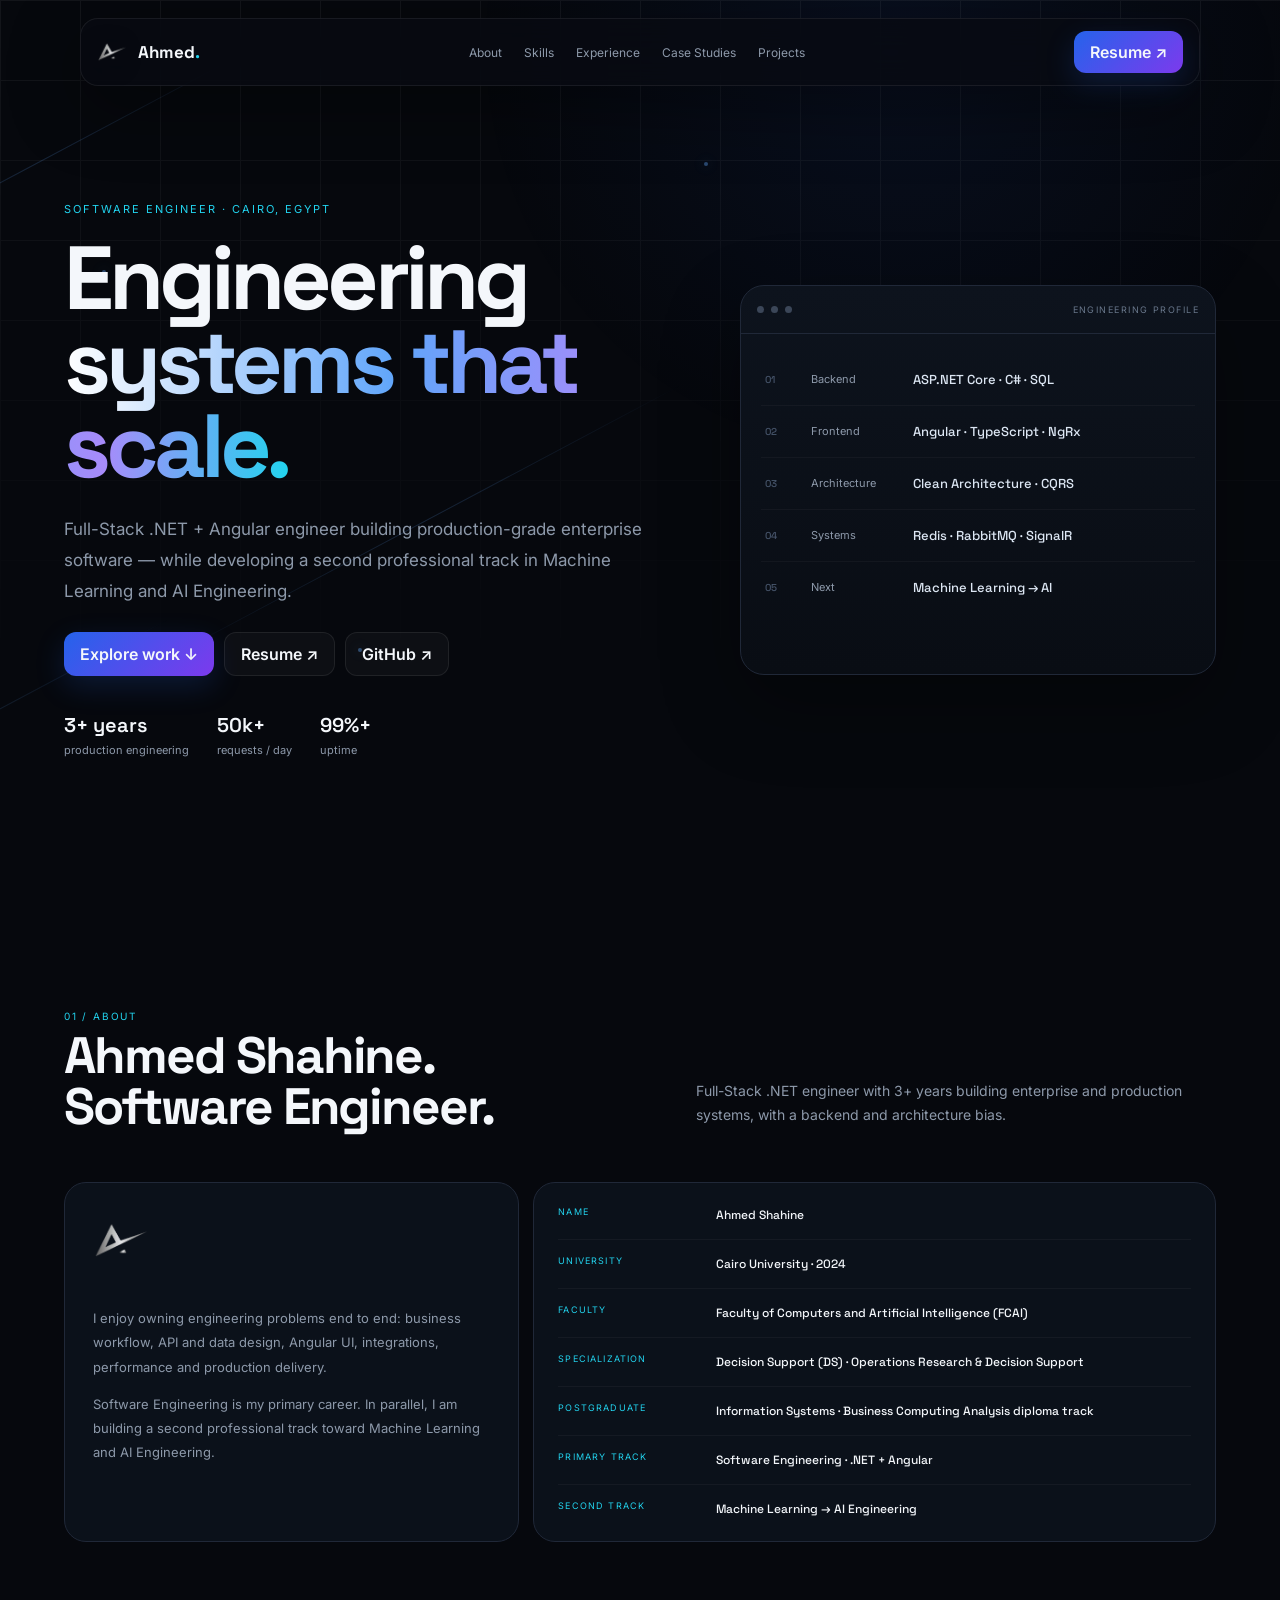
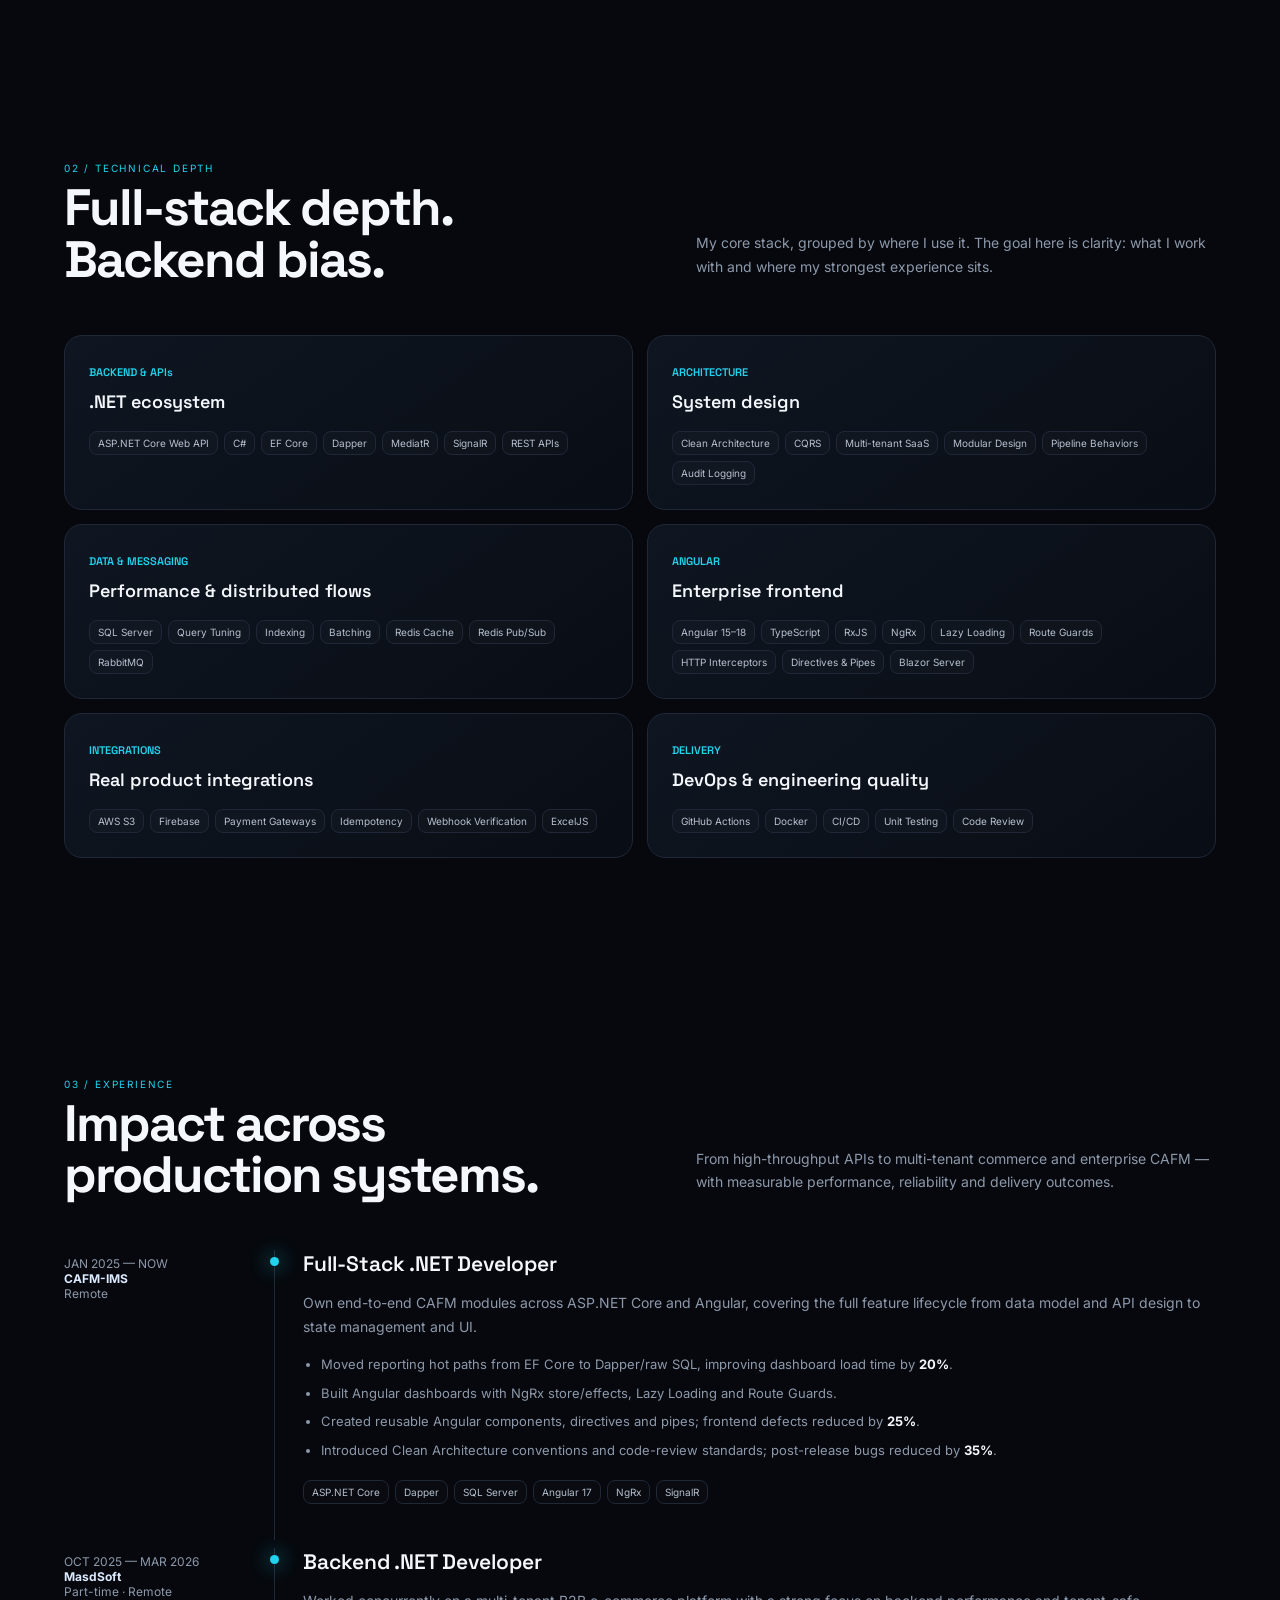
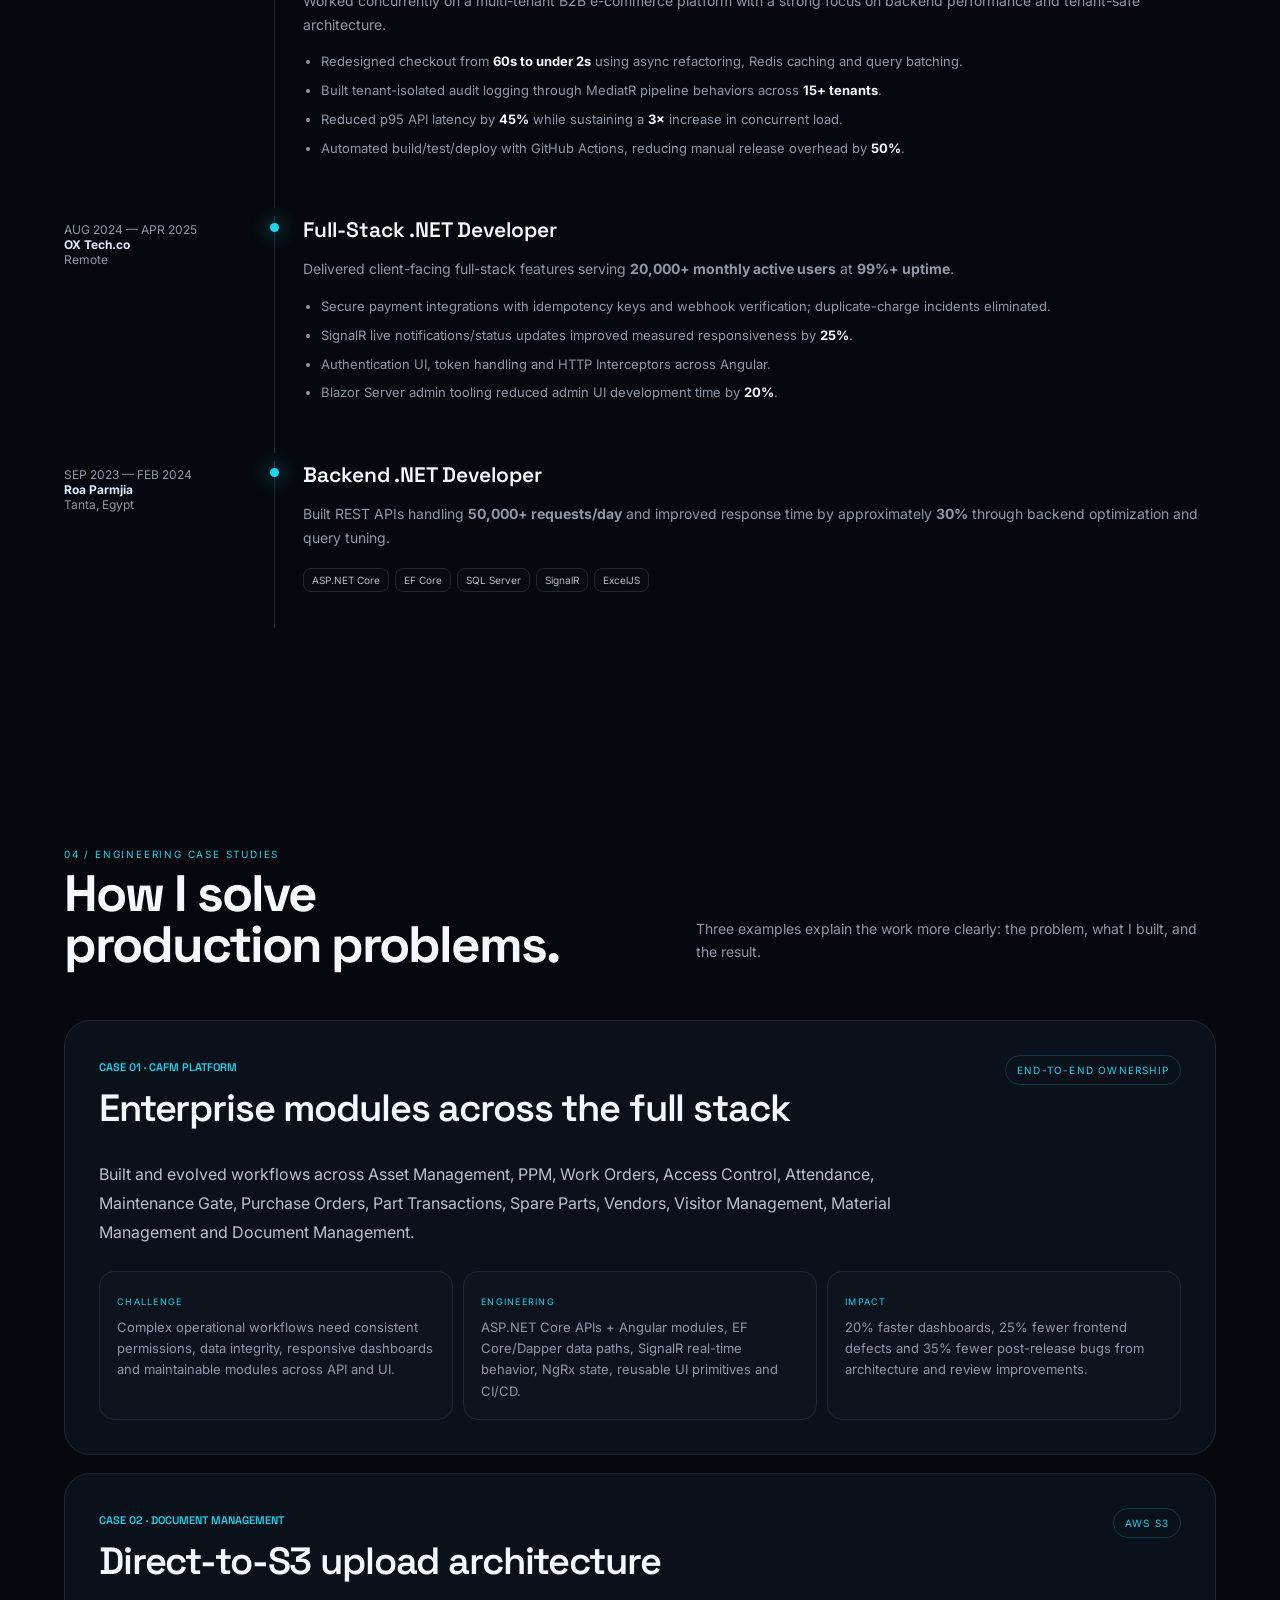
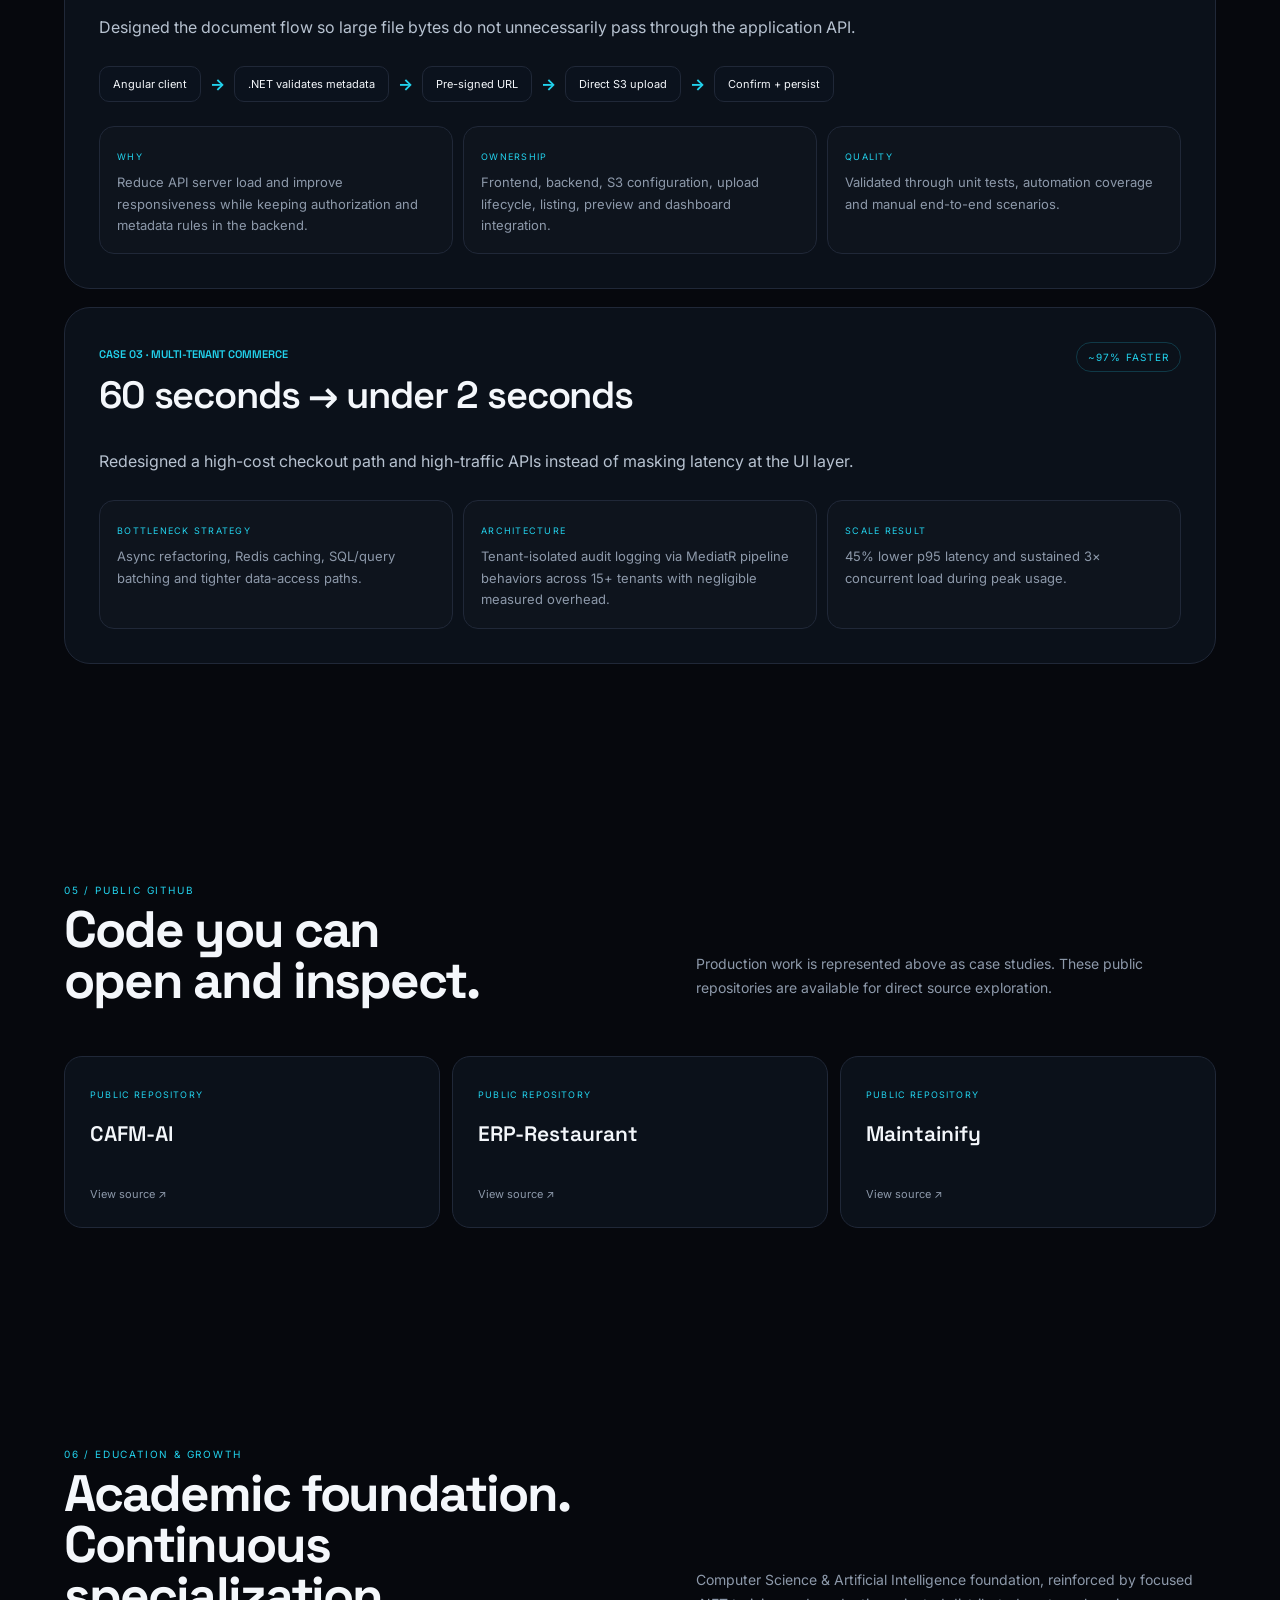
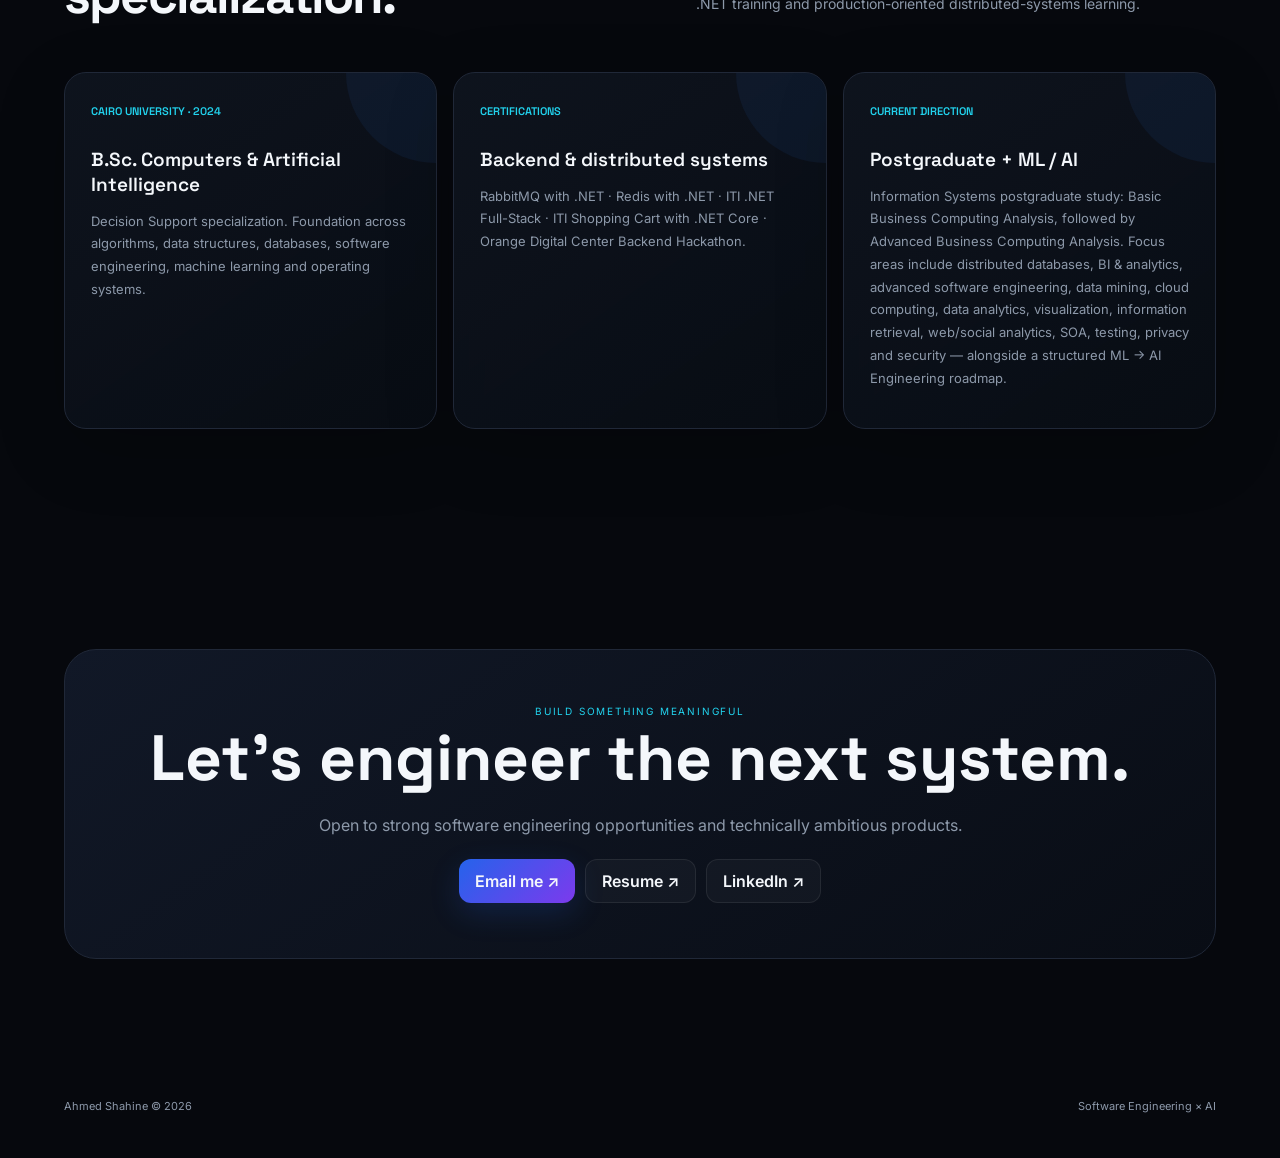
<file: index.html>
<!doctype html><html lang="en"><head><meta charset="utf-8"><meta name="viewport" content="width=device-width,initial-scale=1"><meta name="description" content="Ahmed Shahine — Software Engineer specializing in .NET, Angular and production systems, building a second track in ML and AI Engineering."><meta name="theme-color" content="#080b10"><meta property="og:title" content="Ahmed Shahine — Software Engineer"><meta property="og:description" content="Full-Stack .NET + Angular engineer building scalable enterprise systems."><meta property="og:type" content="website"><title>Ahmed Shahine — Software Engineer</title><link rel="stylesheet" href="styles.css"></head><body><a class="skip" href="#main">Skip to content</a>
<nav class="nav"><a class="brand" href="#"><img src="logo.png" alt="Ahmed Shahine logo"><span>Ahmed<i>.</i></span></a><div class="navlinks"><a href="#about">About</a><a href="#skills">Skills</a><a href="#experience">Experience</a><a href="#case-studies">Case Studies</a><a href="#projects">Projects</a></div><a class="nav-cta" href="resume.html">Resume ↗</a></nav>
<div class="ambient" aria-hidden="true"><i class="beam b1"></i><i class="beam b2"></i><i class="beam b3"></i><span class="particle p1"></span><span class="particle p2"></span><span class="particle p3"></span><span class="particle p4"></span><span class="particle p5"></span></div><header class="hero"><div class="wrap hero-grid"><div><div class="eyebrow">Software Engineer · Cairo, Egypt</div><h1>Engineering<br><span class="gradient">systems that scale.</span></h1><p>Full-Stack .NET + Angular engineer building production-grade enterprise software — while developing a second professional track in Machine Learning and AI Engineering.</p><div class="actions"><a class="btn primary" href="#case-studies">Explore work ↓</a><a class="btn ghost" href="resume.html">Resume ↗</a><a class="btn ghost" href="https://github.com/AhmedShahine1" target="_blank">GitHub ↗</a></div><div class="proof"><div><b>3+ years</b><span>production engineering</span></div><div><b>50k+</b><span>requests / day</span></div><div><b>99%+</b><span>uptime</span></div></div></div><div class="hero-panel"><div class="terminal-head"><span></span><span></span><span></span><small>ENGINEERING PROFILE</small></div><div class="terminal-body"><div class="terminal-line"><em>01</em><span>Backend</span><b>ASP.NET Core · C# · SQL</b></div><div class="terminal-line"><em>02</em><span>Frontend</span><b>Angular · TypeScript · NgRx</b></div><div class="terminal-line"><em>03</em><span>Architecture</span><b>Clean Architecture · CQRS</b></div><div class="terminal-line"><em>04</em><span>Systems</span><b>Redis · RabbitMQ · SignalR</b></div><div class="terminal-line"><em>05</em><span>Next</span><b>Machine Learning → AI</b></div></div></div></div></header>
<main id="main">
<section id="about" class="reveal"><div class="wrap"><div class="section-head"><div><div class="kicker">01 / About</div><h2>Ahmed Shahine.<br>Software Engineer.</h2></div><p>Full-Stack .NET engineer with 3+ years building enterprise and production systems, with a backend and architecture bias.</p></div><div class="profile"><article class="profile-story"><img src="logo.png" alt="Personal logo"><p>I enjoy owning engineering problems end to end: business workflow, API and data design, Angular UI, integrations, performance and production delivery.</p><p>Software Engineering is my primary career. In parallel, I am building a second professional track toward Machine Learning and AI Engineering.</p></article><div class="profile-facts"><div><small>NAME</small><b>Ahmed Shahine</b></div><div><small>UNIVERSITY</small><b>Cairo University · 2024</b></div><div><small>FACULTY</small><b>Faculty of Computers and Artificial Intelligence (FCAI)</b></div><div><small>SPECIALIZATION</small><b>Decision Support (DS) · Operations Research & Decision Support</b></div><div><small>POSTGRADUATE</small><b>Information Systems · Business Computing Analysis diploma track</b></div><div><small>PRIMARY TRACK</small><b>Software Engineering · .NET + Angular</b></div><div><small>SECOND TRACK</small><b>Machine Learning → AI Engineering</b></div></div></div></div></section><section id="skills" class="reveal"><div class="wrap"><div class="section-head"><div><div class="kicker">02 / Technical depth</div><h2>Full-stack depth.<br>Backend bias.</h2></div><p>My core stack, grouped by where I use it. The goal here is clarity: what I work with and where my strongest experience sits.</p></div>
<div class="skillmatrix">
<article class="skillgroup"><span class="num">BACKEND & APIs</span><h3>.NET ecosystem</h3><div class="tags"><span class="tag">ASP.NET Core Web API</span><span class="tag">C#</span><span class="tag">EF Core</span><span class="tag">Dapper</span><span class="tag">MediatR</span><span class="tag">SignalR</span><span class="tag">REST APIs</span></div></article>
<article class="skillgroup"><span class="num">ARCHITECTURE</span><h3>System design</h3><div class="tags"><span class="tag">Clean Architecture</span><span class="tag">CQRS</span><span class="tag">Multi-tenant SaaS</span><span class="tag">Modular Design</span><span class="tag">Pipeline Behaviors</span><span class="tag">Audit Logging</span></div></article>
<article class="skillgroup"><span class="num">DATA & MESSAGING</span><h3>Performance & distributed flows</h3><div class="tags"><span class="tag">SQL Server</span><span class="tag">Query Tuning</span><span class="tag">Indexing</span><span class="tag">Batching</span><span class="tag">Redis Cache</span><span class="tag">Redis Pub/Sub</span><span class="tag">RabbitMQ</span></div></article>
<article class="skillgroup"><span class="num">ANGULAR</span><h3>Enterprise frontend</h3><div class="tags"><span class="tag">Angular 15–18</span><span class="tag">TypeScript</span><span class="tag">RxJS</span><span class="tag">NgRx</span><span class="tag">Lazy Loading</span><span class="tag">Route Guards</span><span class="tag">HTTP Interceptors</span><span class="tag">Directives & Pipes</span><span class="tag">Blazor Server</span></div></article>
<article class="skillgroup"><span class="num">INTEGRATIONS</span><h3>Real product integrations</h3><div class="tags"><span class="tag">AWS S3</span><span class="tag">Firebase</span><span class="tag">Payment Gateways</span><span class="tag">Idempotency</span><span class="tag">Webhook Verification</span><span class="tag">ExcelJS</span></div></article>
<article class="skillgroup"><span class="num">DELIVERY</span><h3>DevOps & engineering quality</h3><div class="tags"><span class="tag">GitHub Actions</span><span class="tag">Docker</span><span class="tag">CI/CD</span><span class="tag">Unit Testing</span><span class="tag">Code Review</span></div></article>
</div></div></section>
<section id="experience" class="reveal"><div class="wrap"><div class="section-head"><div><div class="kicker">03 / Experience</div><h2>Impact across<br>production systems.</h2></div><p>From high-throughput APIs to multi-tenant commerce and enterprise CAFM — with measurable performance, reliability and delivery outcomes.</p></div>
<div class="experience-list">
<div class="timeline"><div class="time">JAN 2025 — NOW<br><strong>CAFM-IMS</strong><br>Remote</div><div class="experience"><h3>Full-Stack .NET Developer</h3><p>Own end-to-end CAFM modules across ASP.NET Core and Angular, covering the full feature lifecycle from data model and API design to state management and UI.</p><ul><li>Moved reporting hot paths from EF Core to Dapper/raw SQL, improving dashboard load time by <b>20%</b>.</li><li>Built Angular dashboards with NgRx store/effects, Lazy Loading and Route Guards.</li><li>Created reusable Angular components, directives and pipes; frontend defects reduced by <b>25%</b>.</li><li>Introduced Clean Architecture conventions and code-review standards; post-release bugs reduced by <b>35%</b>.</li></ul><div class="tags"><span class="tag">ASP.NET Core</span><span class="tag">Dapper</span><span class="tag">SQL Server</span><span class="tag">Angular 17</span><span class="tag">NgRx</span><span class="tag">SignalR</span></div></div></div>
<div class="timeline"><div class="time">OCT 2025 — MAR 2026<br><strong>MasdSoft</strong><br>Part-time · Remote</div><div class="experience"><h3>Backend .NET Developer</h3><p>Worked concurrently on a multi-tenant B2B e-commerce platform with a strong focus on backend performance and tenant-safe architecture.</p><ul><li>Redesigned checkout from <b>60s to under 2s</b> using async refactoring, Redis caching and query batching.</li><li>Built tenant-isolated audit logging through MediatR pipeline behaviors across <b>15+ tenants</b>.</li><li>Reduced p95 API latency by <b>45%</b> while sustaining a <b>3×</b> increase in concurrent load.</li><li>Automated build/test/deploy with GitHub Actions, reducing manual release overhead by <b>50%</b>.</li></ul></div></div>
<div class="timeline"><div class="time">AUG 2024 — APR 2025<br><strong>OX Tech.co</strong><br>Remote</div><div class="experience"><h3>Full-Stack .NET Developer</h3><p>Delivered client-facing full-stack features serving <b>20,000+ monthly active users</b> at <b>99%+ uptime</b>.</p><ul><li>Secure payment integrations with idempotency keys and webhook verification; duplicate-charge incidents eliminated.</li><li>SignalR live notifications/status updates improved measured responsiveness by <b>25%</b>.</li><li>Authentication UI, token handling and HTTP Interceptors across Angular.</li><li>Blazor Server admin tooling reduced admin UI development time by <b>20%</b>.</li></ul></div></div>
<div class="timeline"><div class="time">SEP 2023 — FEB 2024<br><strong>Roa Parmjia</strong><br>Tanta, Egypt</div><div class="experience"><h3>Backend .NET Developer</h3><p>Built REST APIs handling <b>50,000+ requests/day</b> and improved response time by approximately <b>30%</b> through backend optimization and query tuning.</p><div class="tags"><span class="tag">ASP.NET Core</span><span class="tag">EF Core</span><span class="tag">SQL Server</span><span class="tag">SignalR</span><span class="tag">ExcelJS</span></div></div></div>
</div></div></section>
<section id="case-studies" class="reveal"><div class="wrap"><div class="section-head"><div><div class="kicker">04 / Engineering case studies</div><h2>How I solve<br>production problems.</h2></div><p>Three examples explain the work more clearly: the problem, what I built, and the result.</p></div>
<div class="case-stack">
<article class="case"><div class="case-top"><div><span class="num">CASE 01 · CAFM PLATFORM</span><h3>Enterprise modules across the full stack</h3></div><span class="case-badge">END-TO-END OWNERSHIP</span></div><p class="case-lead">Built and evolved workflows across Asset Management, PPM, Work Orders, Access Control, Attendance, Maintenance Gate, Purchase Orders, Part Transactions, Spare Parts, Vendors, Visitor Management, Material Management and Document Management.</p><div class="case-grid"><div><small>CHALLENGE</small><p>Complex operational workflows need consistent permissions, data integrity, responsive dashboards and maintainable modules across API and UI.</p></div><div><small>ENGINEERING</small><p>ASP.NET Core APIs + Angular modules, EF Core/Dapper data paths, SignalR real-time behavior, NgRx state, reusable UI primitives and CI/CD.</p></div><div><small>IMPACT</small><p>20% faster dashboards, 25% fewer frontend defects and 35% fewer post-release bugs from architecture and review improvements.</p></div></div></article>
<article class="case"><div class="case-top"><div><span class="num">CASE 02 · DOCUMENT MANAGEMENT</span><h3>Direct-to-S3 upload architecture</h3></div><span class="case-badge">AWS S3</span></div><p class="case-lead">Designed the document flow so large file bytes do not unnecessarily pass through the application API.</p><div class="flow"><span>Angular client</span><b>→</b><span>.NET validates metadata</span><b>→</b><span>Pre-signed URL</span><b>→</b><span>Direct S3 upload</span><b>→</b><span>Confirm + persist</span></div><div class="case-grid"><div><small>WHY</small><p>Reduce API server load and improve responsiveness while keeping authorization and metadata rules in the backend.</p></div><div><small>OWNERSHIP</small><p>Frontend, backend, S3 configuration, upload lifecycle, listing, preview and dashboard integration.</p></div><div><small>QUALITY</small><p>Validated through unit tests, automation coverage and manual end-to-end scenarios.</p></div></div></article>
<article class="case"><div class="case-top"><div><span class="num">CASE 03 · MULTI-TENANT COMMERCE</span><h3>60 seconds → under 2 seconds</h3></div><span class="case-badge">~97% FASTER</span></div><p class="case-lead">Redesigned a high-cost checkout path and high-traffic APIs instead of masking latency at the UI layer.</p><div class="case-grid"><div><small>BOTTLENECK STRATEGY</small><p>Async refactoring, Redis caching, SQL/query batching and tighter data-access paths.</p></div><div><small>ARCHITECTURE</small><p>Tenant-isolated audit logging via MediatR pipeline behaviors across 15+ tenants with negligible measured overhead.</p></div><div><small>SCALE RESULT</small><p>45% lower p95 latency and sustained 3× concurrent load during peak usage.</p></div></div></article>
</div></div></section><section id="projects" class="reveal"><div class="wrap"><div class="section-head"><div><div class="kicker">05 / Public GitHub</div><h2>Code you can<br>open and inspect.</h2></div><p>Production work is represented above as case studies. These public repositories are available for direct source exploration.</p></div><div class="repo-grid"><a class="repo-card" href="https://github.com/AhmedShahine1/CAFM-AI" target="_blank"><small>PUBLIC REPOSITORY</small><h3>CAFM-AI</h3><span>View source ↗</span></a><a class="repo-card" href="https://github.com/AhmedShahine1/ERP-Restaurant" target="_blank"><small>PUBLIC REPOSITORY</small><h3>ERP-Restaurant</h3><span>View source ↗</span></a><a class="repo-card" href="https://github.com/AhmedShahine1/Maintainify" target="_blank"><small>PUBLIC REPOSITORY</small><h3>Maintainify</h3><span>View source ↗</span></a></div></div></section><section id="education" class="reveal"><div class="wrap"><div class="section-head"><div><div class="kicker">06 / Education & growth</div><h2>Academic foundation.<br>Continuous specialization.</h2></div><p>Computer Science & Artificial Intelligence foundation, reinforced by focused .NET training and production-oriented distributed-systems learning.</p></div><div class="cards"><article class="card tilt"><span class="num">CAIRO UNIVERSITY · 2024</span><h3>B.Sc. Computers & Artificial Intelligence</h3><p>Decision Support specialization. Foundation across algorithms, data structures, databases, software engineering, machine learning and operating systems.</p></article><article class="card tilt"><span class="num">CERTIFICATIONS</span><h3>Backend & distributed systems</h3><p>RabbitMQ with .NET · Redis with .NET · ITI .NET Full-Stack · ITI Shopping Cart with .NET Core · Orange Digital Center Backend Hackathon.</p></article><article class="card tilt"><span class="num">CURRENT DIRECTION</span><h3>Postgraduate + ML / AI</h3><p>Information Systems postgraduate study: Basic Business Computing Analysis, followed by Advanced Business Computing Analysis. Focus areas include distributed databases, BI & analytics, advanced software engineering, data mining, cloud computing, data analytics, visualization, information retrieval, web/social analytics, SOA, testing, privacy and security — alongside a structured ML → AI Engineering roadmap.</p></article></div></div></section>
<section class="reveal"><div class="wrap"><div class="contact"><div class="kicker">Build something meaningful</div><h2>Let’s engineer the next system.</h2><p>Open to strong software engineering opportunities and technically ambitious products.</p><div class="actions" style="justify-content:center;margin-top:24px"><a class="btn primary" href="mailto:ahmed.shahine.h@gmail.com">Email me ↗</a><a class="btn ghost" href="resume.html">Resume ↗</a><a class="btn ghost" href="https://linkedin.com/in/ahmed-hani-804120205" target="_blank">LinkedIn ↗</a></div></div></div></section>
</main><footer class="wrap"><span>Ahmed Shahine © 2026</span><span>Software Engineering × AI</span></footer>
<div id="private-trigger" aria-hidden="true"></div>
<script src="app.js"></script></body></html>
</file>
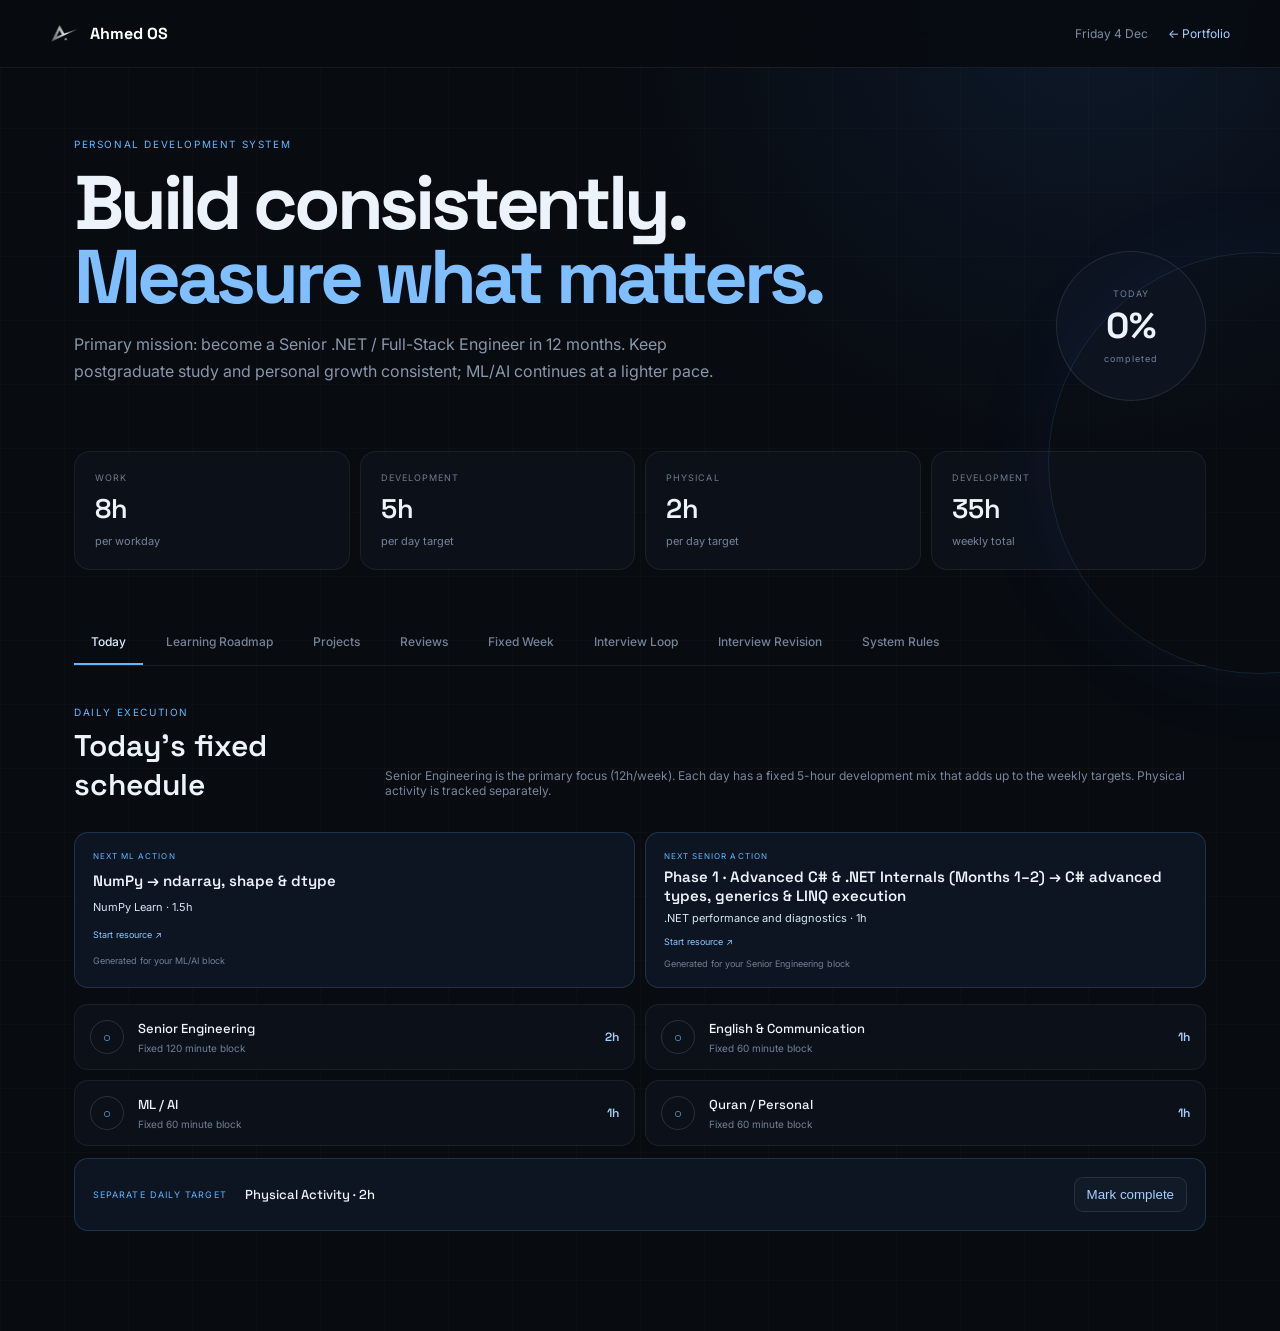
<file: dashboard.html>
<!doctype html><html lang="en"><head><meta charset="utf-8"><meta name="viewport" content="width=device-width,initial-scale=1"><meta name="robots" content="noindex,nofollow"><title>Ahmed · Development OS</title><link rel="stylesheet" href="dashboard.css"></head><body><header><a href="index.html" class="brand"><img src="logo.png" alt=""><b>Ahmed OS</b></a><div><span id="date"></span><a href="index.html">← Portfolio</a></div></header><main><section class="hero"><div><small>PERSONAL DEVELOPMENT SYSTEM</small><h1>Build consistently.<br><em>Measure what matters.</em></h1><p>Primary mission: become a Senior .NET / Full-Stack Engineer in 12 months. Keep postgraduate study and personal growth consistent; ML/AI continues at a lighter pace.</p></div><div class="score"><span>TODAY</span><b id="done">0%</b><small>completed</small></div></section><section class="stats"><article><small>WORK</small><b>8h</b><span>per workday</span></article><article><small>DEVELOPMENT</small><b>5h</b><span>per day target</span></article><article><small>PHYSICAL</small><b>2h</b><span>per day target</span></article><article><small>DEVELOPMENT</small><b>35h</b><span>weekly total</span></article></section><nav class="tabs"><button class="active" data-tab="today">Today</button><button data-tab="roadmap">Learning Roadmap</button><button data-tab="projects">Projects</button><button data-tab="reviews">Reviews</button><button data-tab="week">Fixed Week</button><button data-tab="interview">Interview Loop</button><button data-tab="revision">Interview Revision</button><button data-tab="principles">System Rules</button></nav><section id="today" class="pane active"><div class="title"><div><small>DAILY EXECUTION</small><h2>Today’s fixed schedule</h2></div><p>Senior Engineering is the primary focus (12h/week). Each day has a fixed 5-hour development mix that adds up to the weekly targets. Physical activity is tracked separately.</p></div><div id="nextActions" class="next-actions"></div><div id="todayTasks" class="tasks"></div><div class="physical-fixed"><small>SEPARATE DAILY TARGET</small><b>Physical Activity · 2h</b><button id="physicalBtn" onclick="togglePhysical()">Mark complete</button></div></section><section id="roadmap" class="pane"><div class="title"><div><small>LEARNING OPERATING SYSTEM</small><h2>12-month Senior Readiness Roadmap</h2></div><p>Focus: .NET internals → SQL performance → architecture/testing/security → distributed systems → cloud/observability → senior ownership. Topic completion stays on this device.</p></div><div id="focusCards" class="focus-cards"></div><div class="roadmap-head"><div><small>CURRICULUM</small><h3>Senior .NET / Full-Stack Engineering · Primary Track</h3></div><span>12h / week</span></div><div id="seniorRoadmap" class="roadmap"></div><div class="roadmap-head"><div><small>CURRICULUM</small><h3>ML / AI · Secondary Track</h3></div><span>5h / week</span></div><div id="mlRoadmap" class="roadmap"></div><div class="definition"><b>Senior Definition of Done</b><span>Understand the internals → implement independently → write tests → measure behavior → document trade-offs → explain the result. Each phase has a project milestone.</span></div></section><section id="projects" class="pane"><div class="title"><div><small>BUILD TO PROVE IT</small><h2>Projects pipeline</h2></div><p>Every major learning stage should end with evidence you can build, explain and ship.</p></div><div id="projectPipeline" class="project-pipeline"></div></section><section id="reviews" class="pane"><div class="title"><div><small>MASTERY & RETENTION</small><h2>Review queue</h2></div><p>Completed topics return after 1, 7 and 30 days. Review them until they become durable knowledge.</p></div><div id="reviewQueue" class="review-queue"></div></section><section id="week" class="pane"><div class="title"><div><small>35 HOURS / WEEK</small><h2>Fixed weekly allocation</h2></div><p>Targets and daily allocation are locked. Progress is calculated from completed fixed blocks.</p></div><div class="weekgrid" id="weekGrid"></div><div id="weekProgress" class="week-progress"></div><div class="schedule"><div class="shead"><span>Track</span><span>Weekly target</span><span>Purpose</span></div><div><b>Senior .NET / Full-Stack (primary)</b><span>12h</span><span>Six phases over 12 months; weekly build, tests, benchmarks and architecture evidence</span></div><div><b>ML → AI (secondary)</b><span>5h</span><span>Continue NumPy / AI steadily without displacing Senior priorities</span></div><div><b>Postgraduate Diploma</b><span>6h</span><span>Information Systems coursework and assignments</span></div><div><b>Languages & Communication</b><span>4h</span><span>English, interviews and professional communication</span></div><div><b>Reading & Soft Skills</b><span>3h</span><span>Books, thinking and professional skills</span></div><div><b>Quran / Personal</b><span>5h</span><span>Quran and personal development</span></div></div><p class="separate">Physical activity is separate: <b>14h/week</b> (2h/day). Work is also separate: <b>8h/workday</b>.</p></section><section id="interview" class="pane"><div class="title"><div><small>2 SESSIONS / WEEK</small><h2>Mock Interview Loop</h2></div><p>Two recurring sessions. Rotate topics instead of changing the system.</p></div><div class="interviews"><article><span>SESSION A</span><h3>Technical Depth</h3><p>Advanced .NET → SQL Performance → Architecture & Testing → Distributed Systems → DevOps → System Design</p></article><article><span>SESSION B</span><h3>Communication</h3><p>HR / English → project explanation → behavioral answers → technical storytelling</p></article></div></section><section id="revision" class="pane"><div class="title"><div><small>ON-THE-GO INTERVIEW STUDY</small><h2>Interview Revision</h2></div><p>Arabic explanations, English answers, practical snippets, quick review and saved progress.</p></div><iframe title="Interview Revision" loading="lazy" src="interview-revision.html" style="width:100%;min-height:80vh;height:1050px;border:1px solid #233448;border-radius:15px;background:#080b10"></iframe><p><a href="interview-revision.html" target="_blank" rel="noopener" style="color:#8dd2ff">Open full-screen revision ↗</a></p></section><section id="principles" class="pane"><div class="title"><div><small>OPERATING RULES</small><h2>Keep the system simple</h2></div></div><div class="rules"><article><b>01</b><p>The weekly allocation is fixed. Do not redesign the plan because one day went badly.</p></article><article><b>02</b><p>The 5 development hours may be fragmented across the day; completion matters more than a perfect clock.</p></article><article><b>03</b><p>Work and exercise are tracked separately from the 35-hour development budget.</p></article><article><b>04</b><p>Use two weekly review sessions to expose Senior Engineering gaps and feed them into practice; keep ML/AI as a secondary track.</p></article></div></section></main><script src="dashboard.js"></script></body></html>
</file>
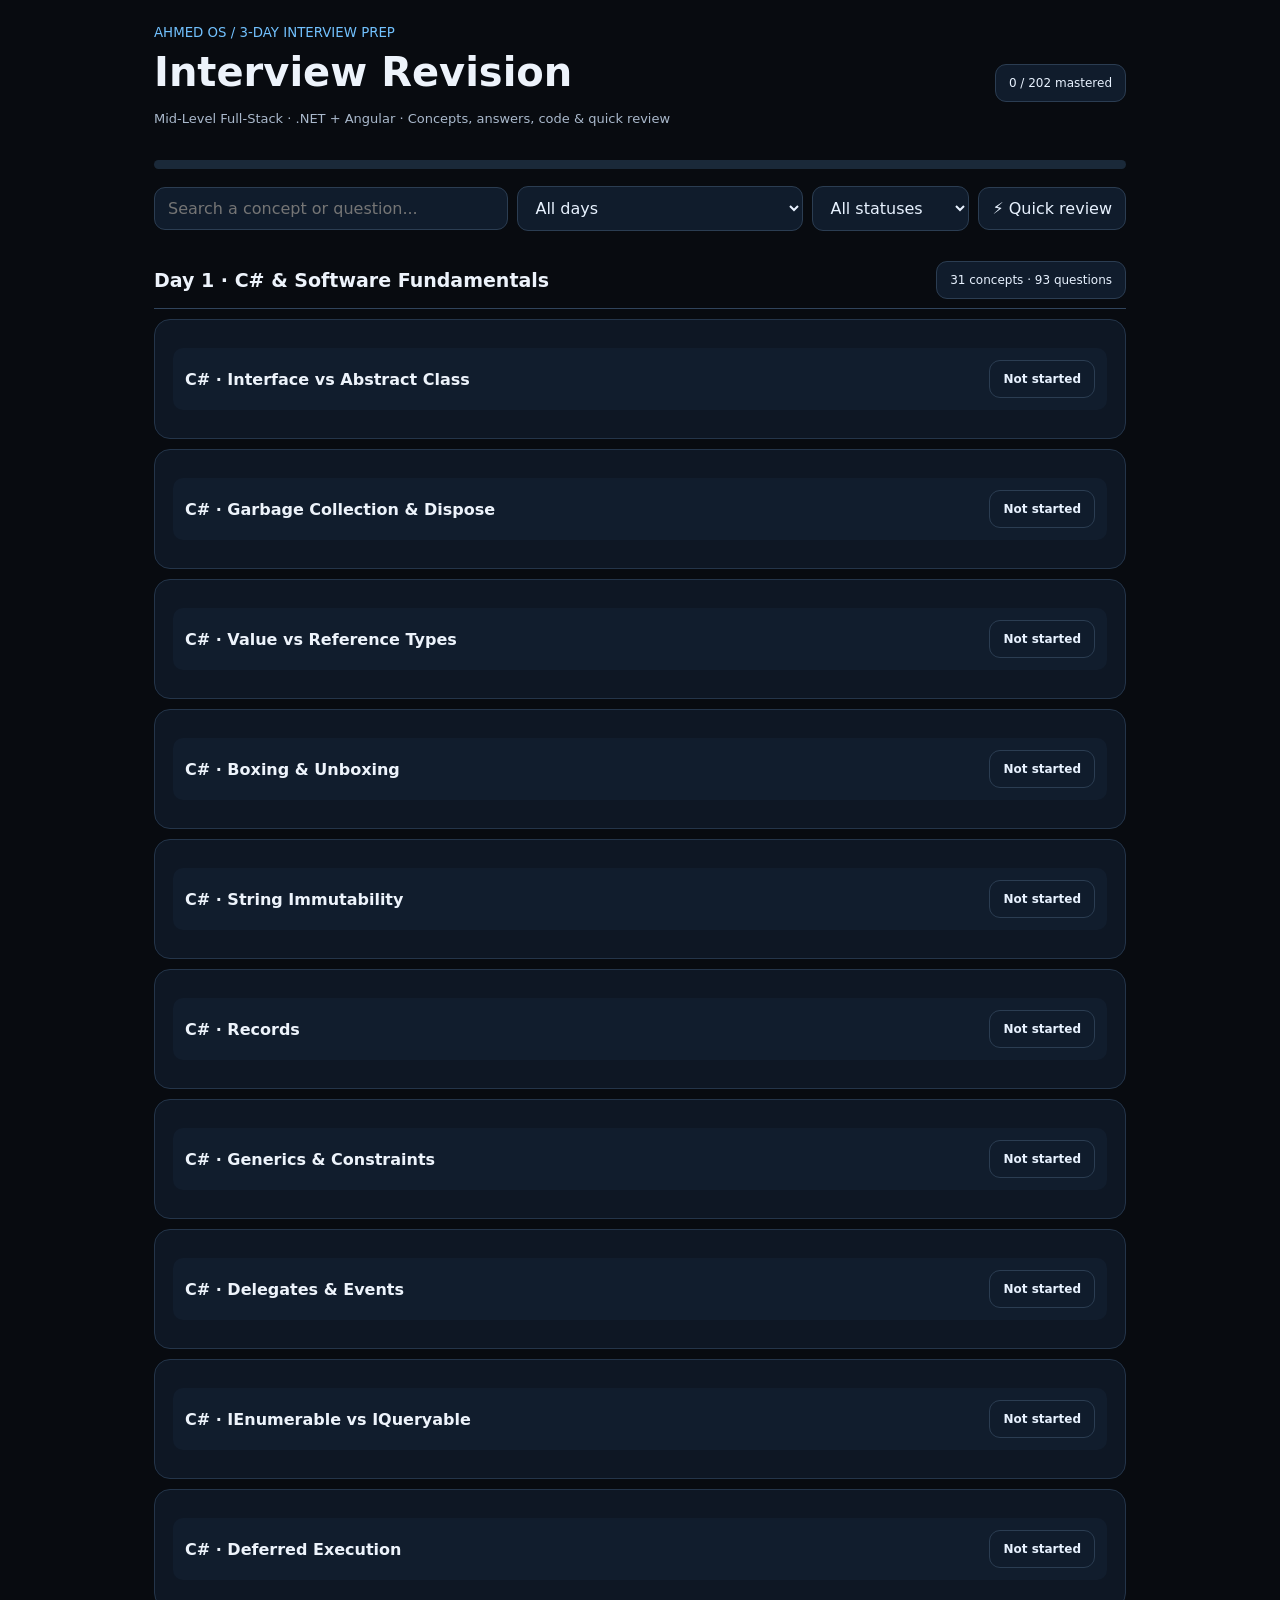
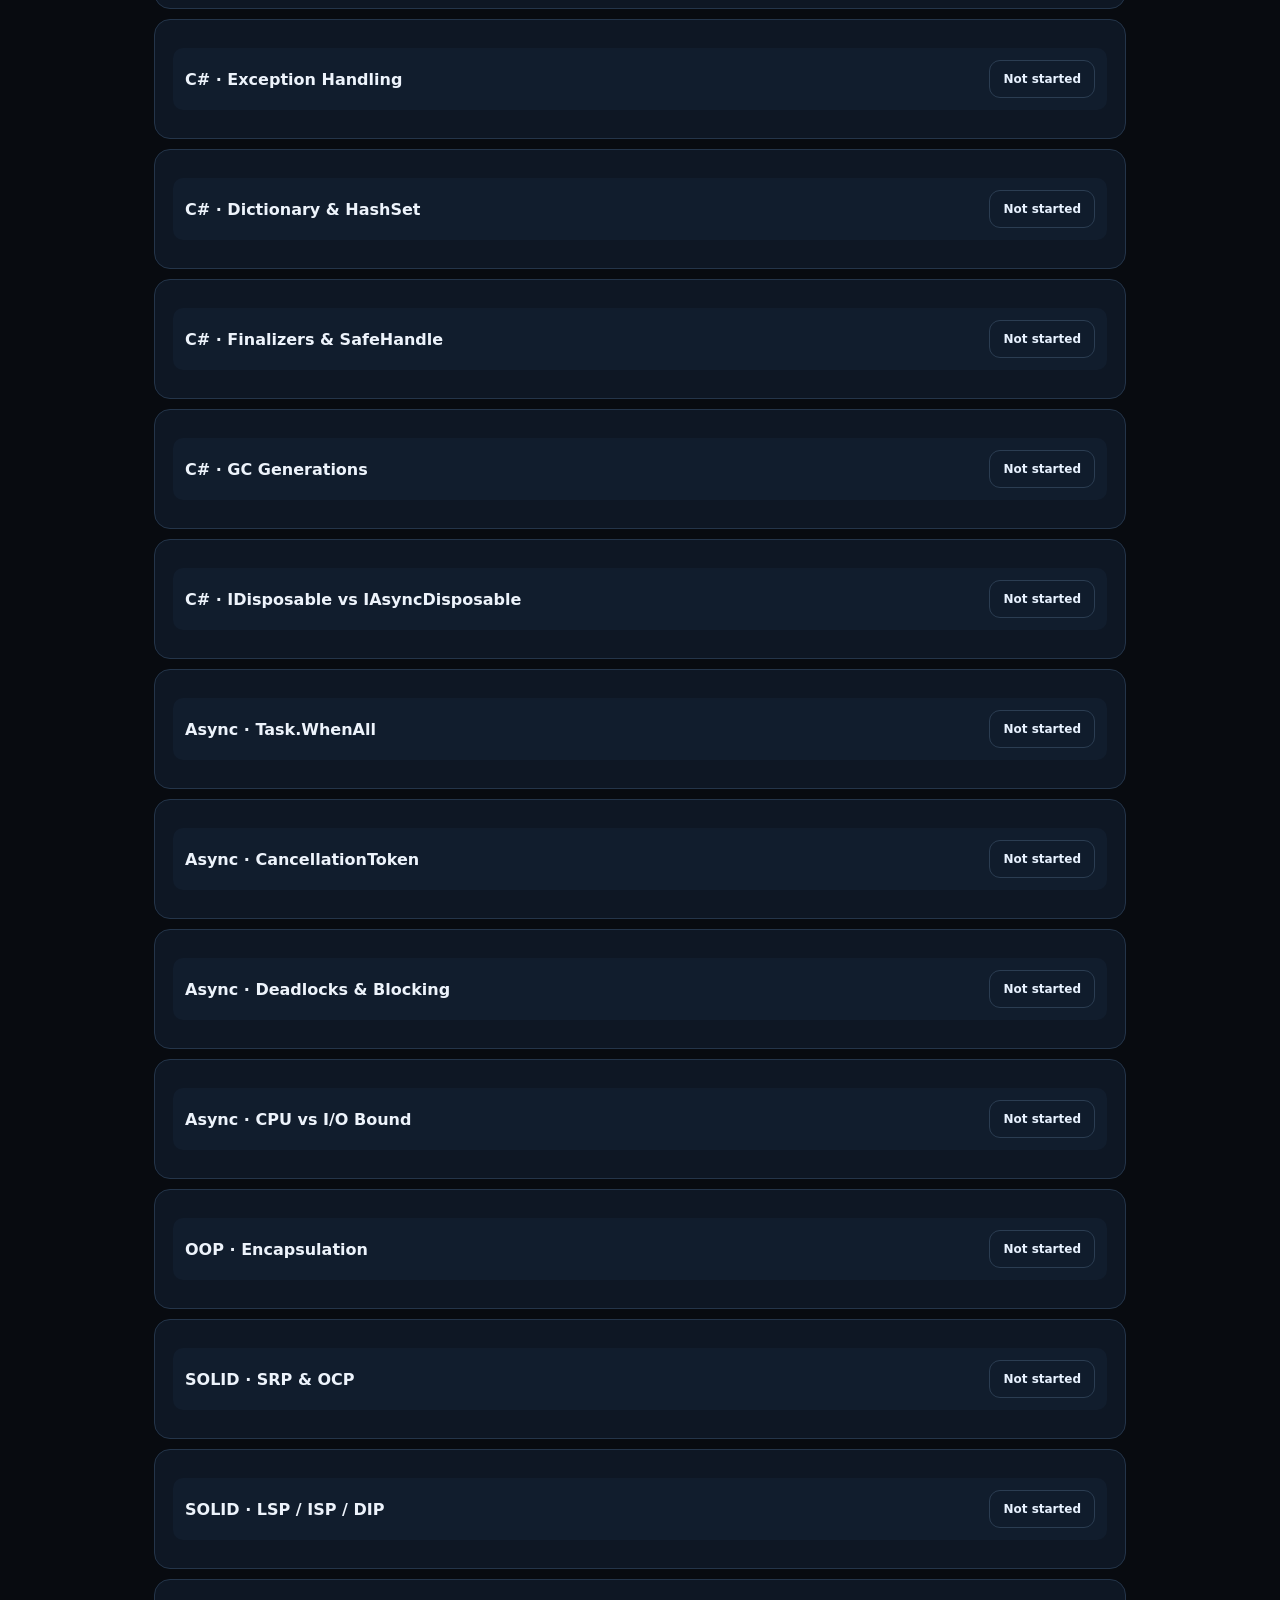
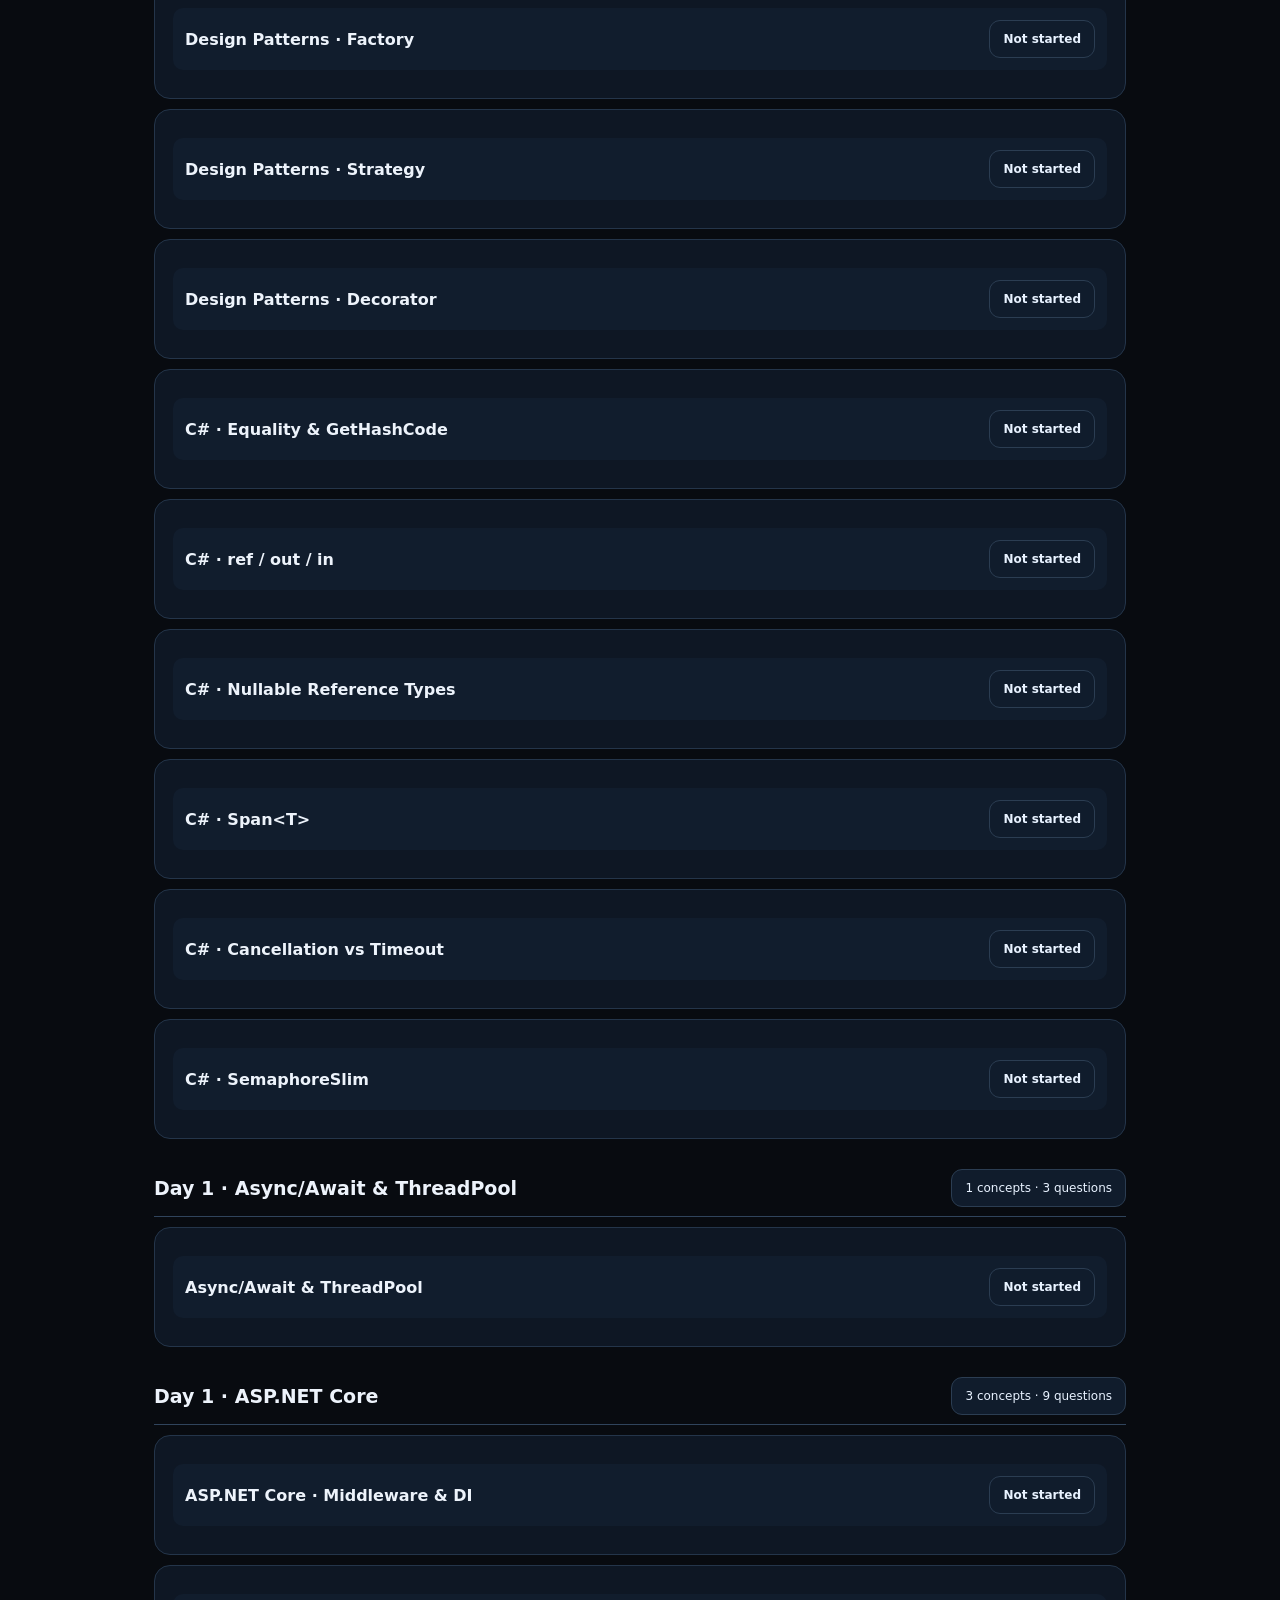
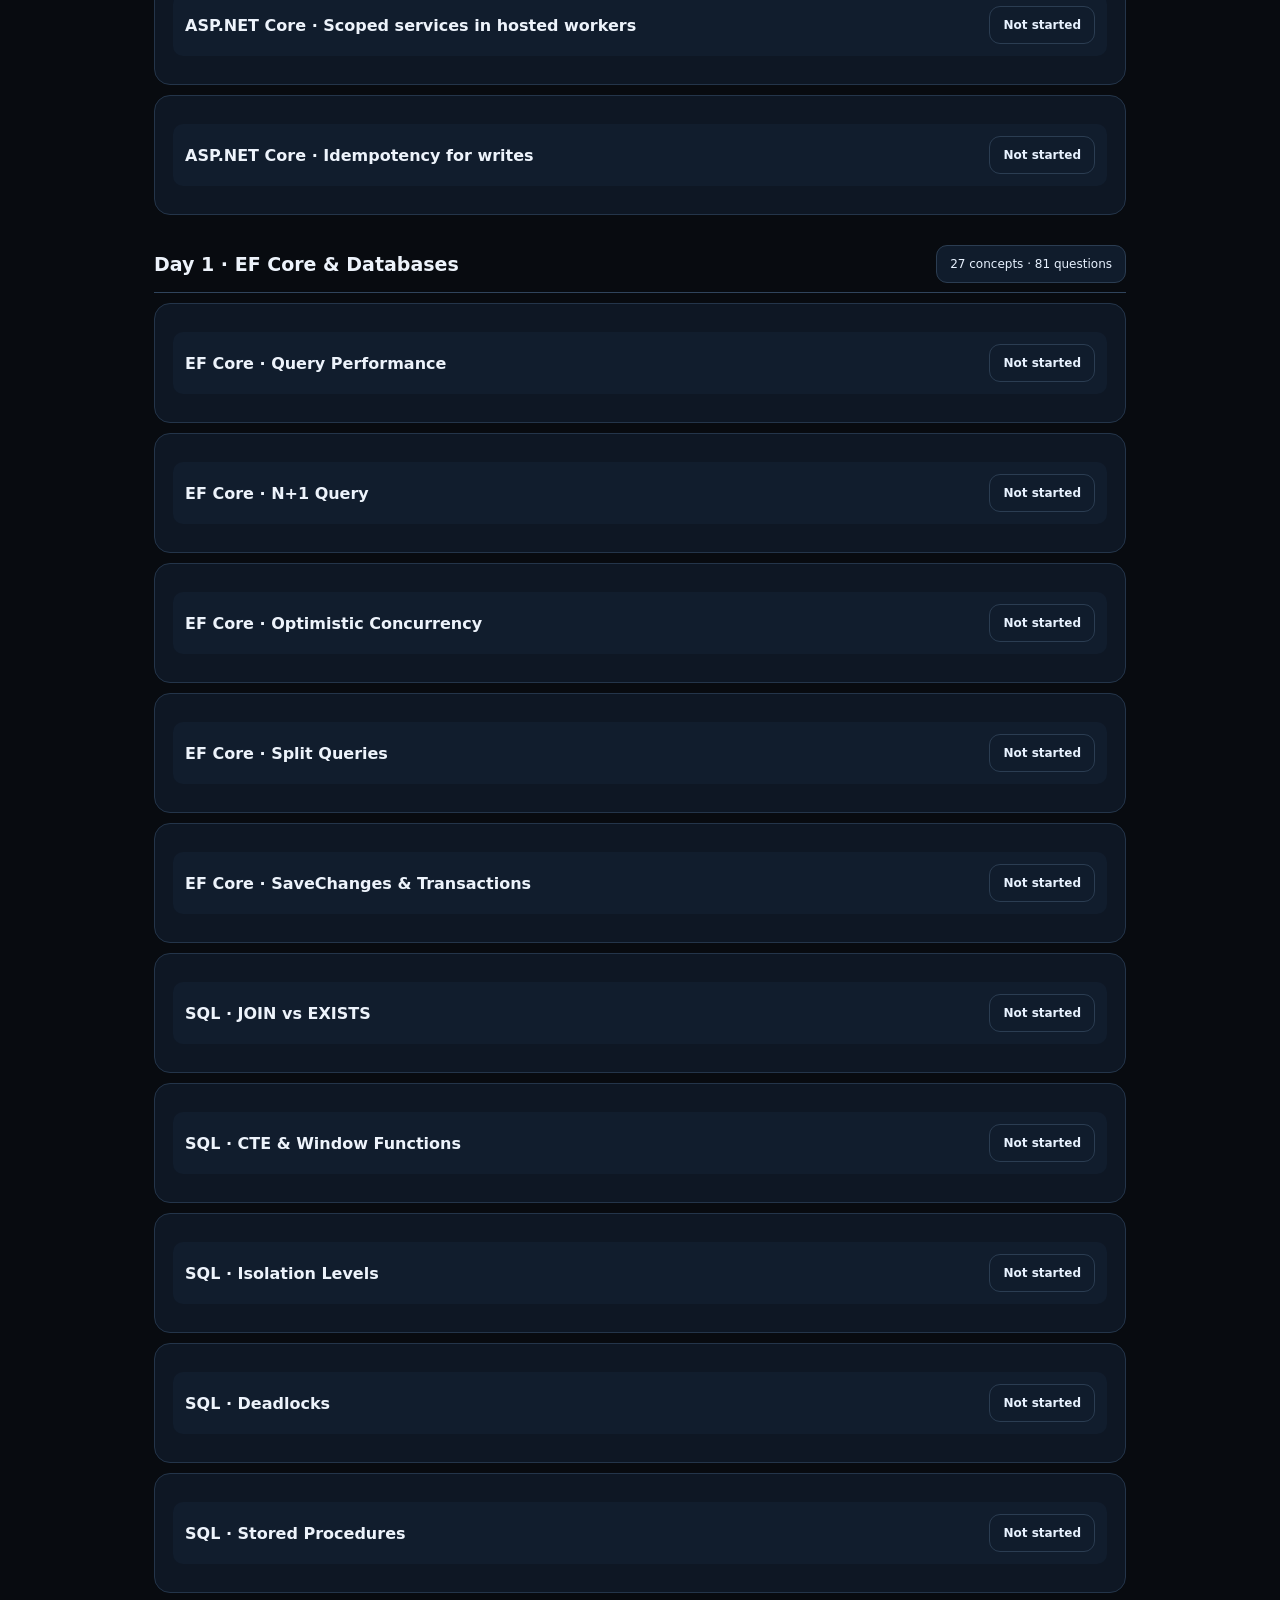
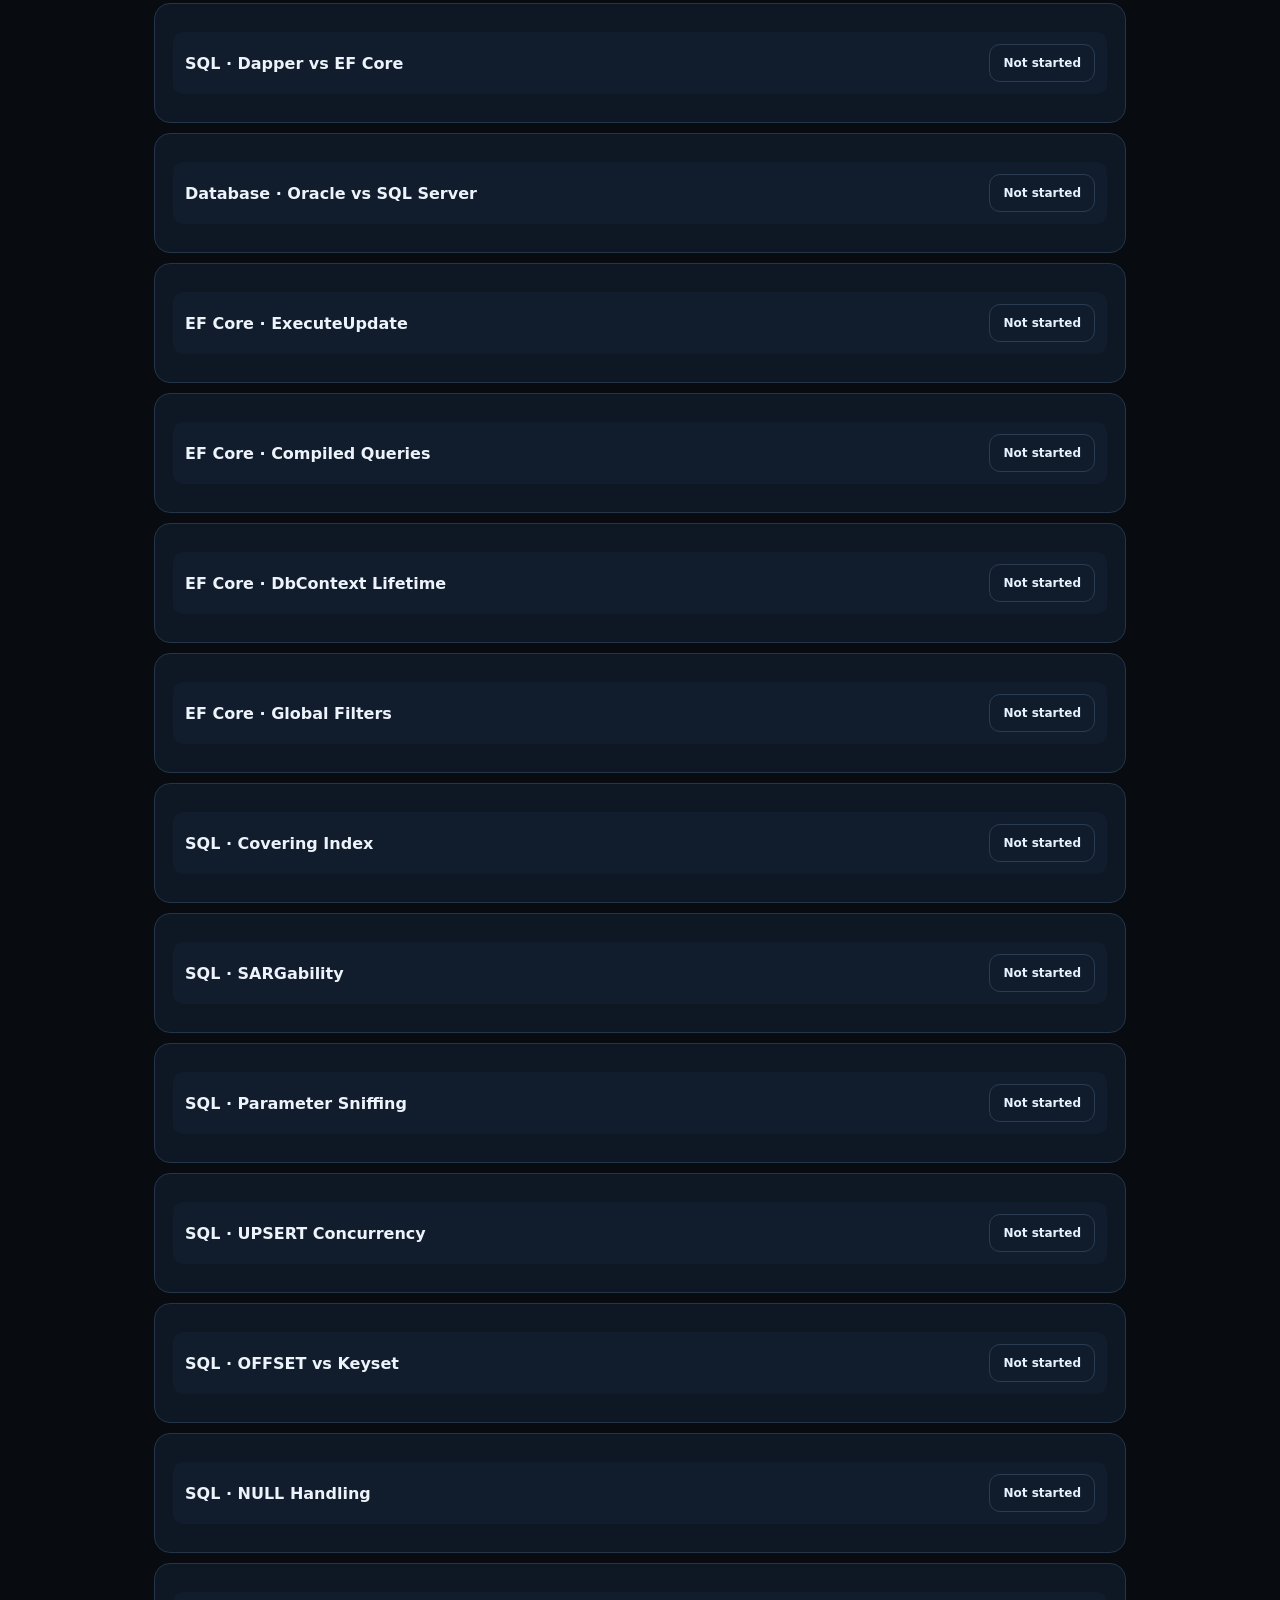
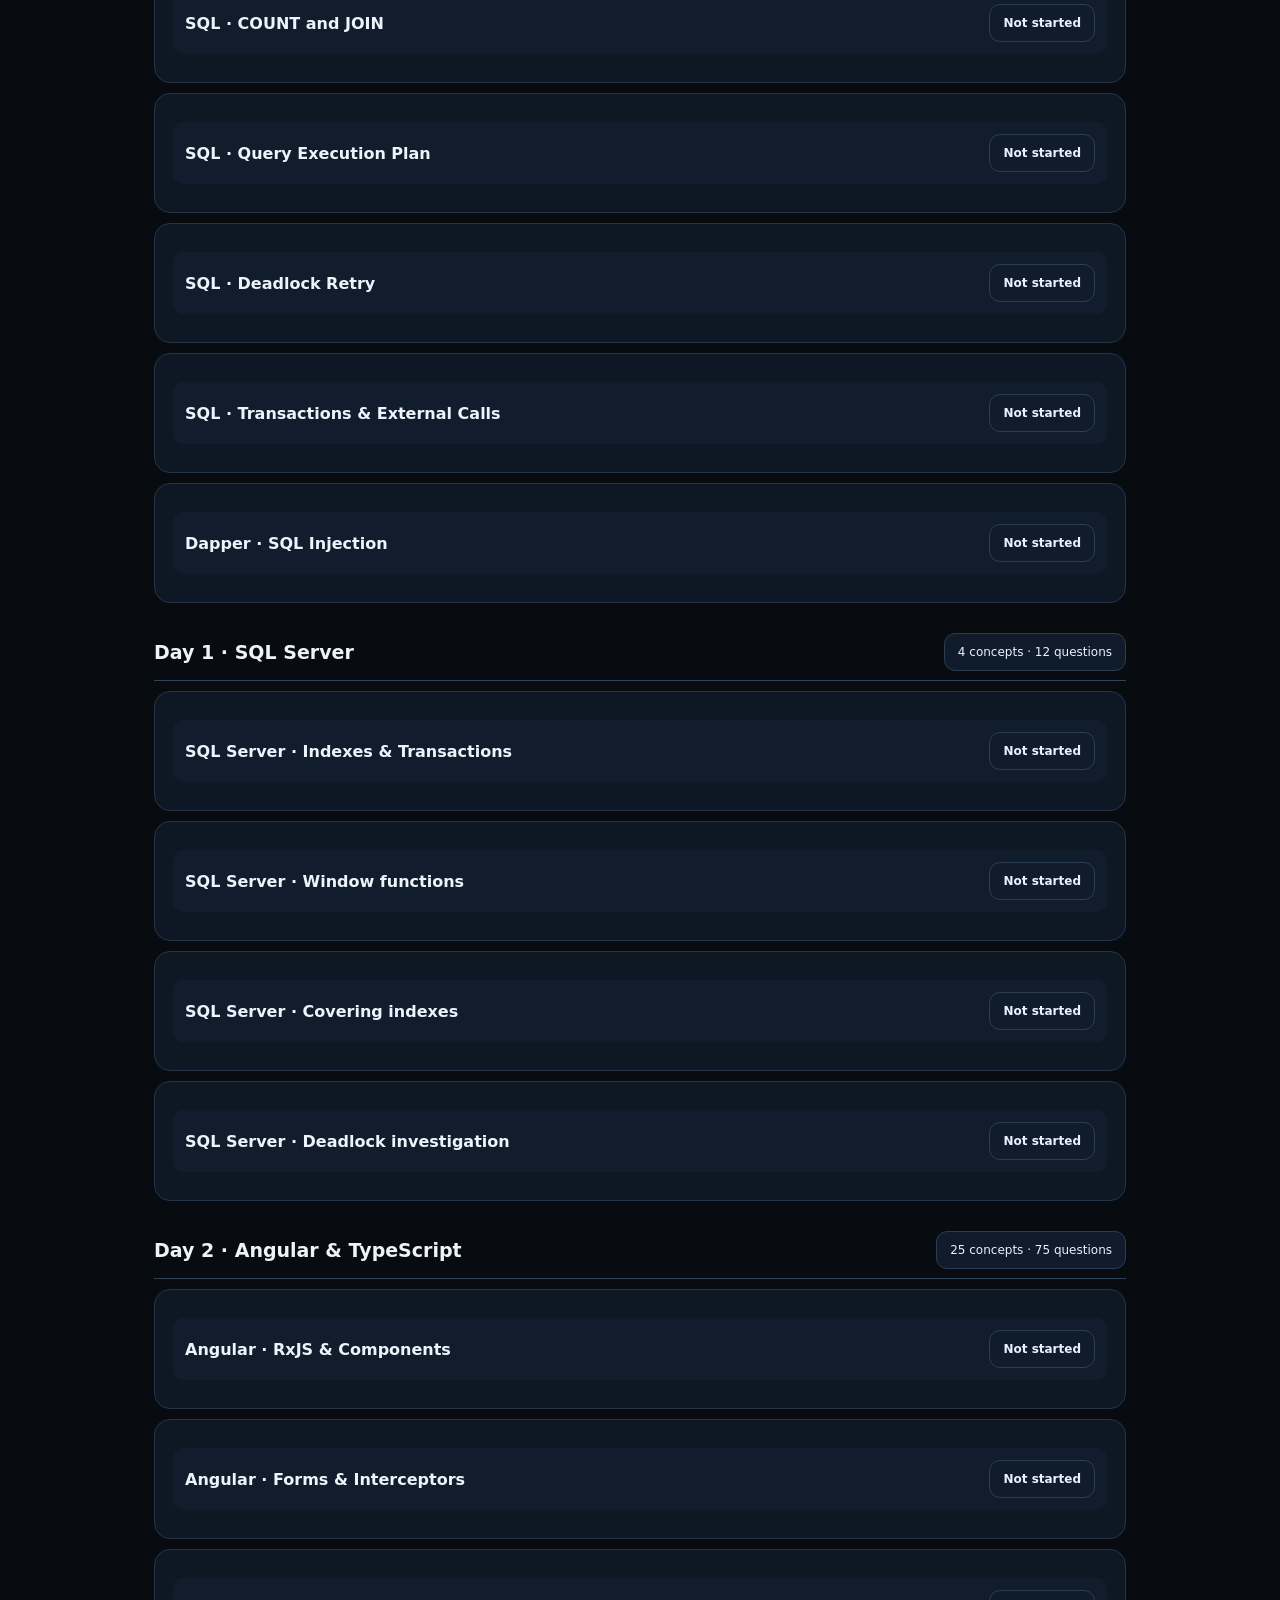
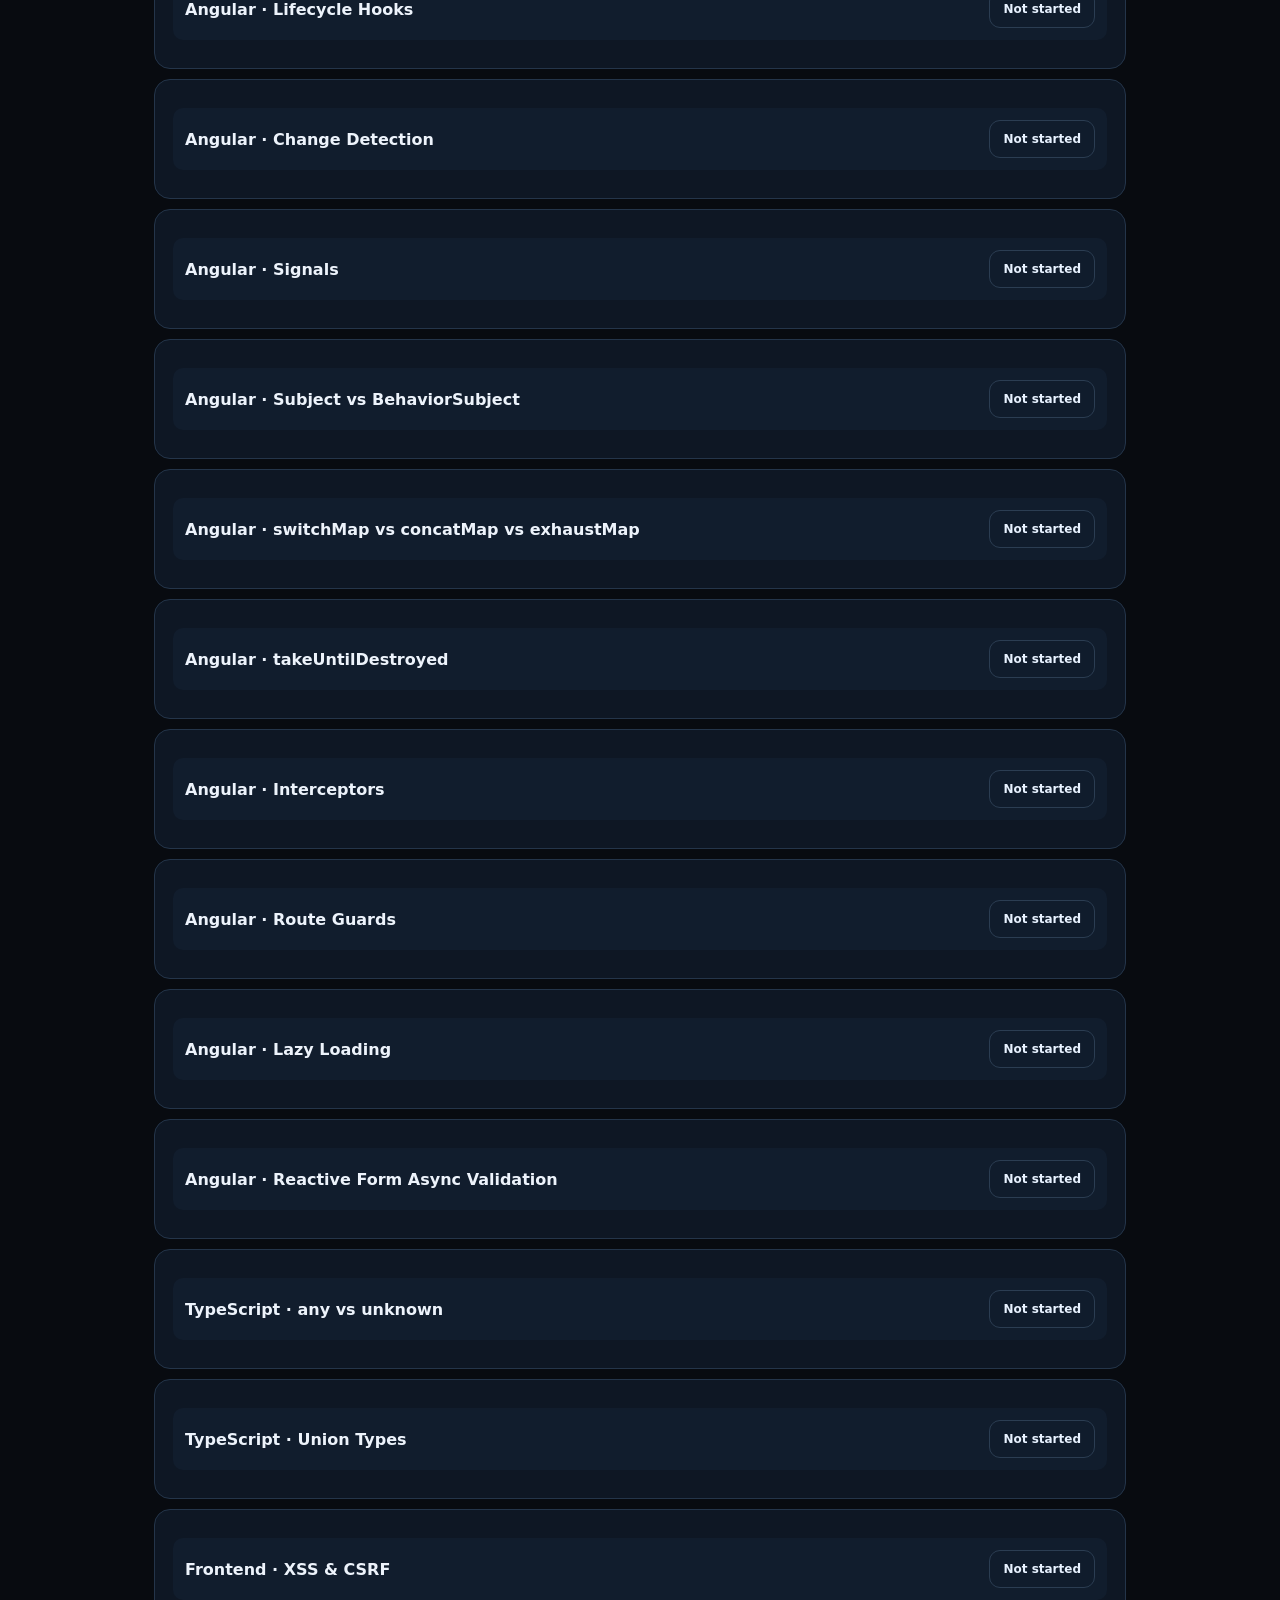
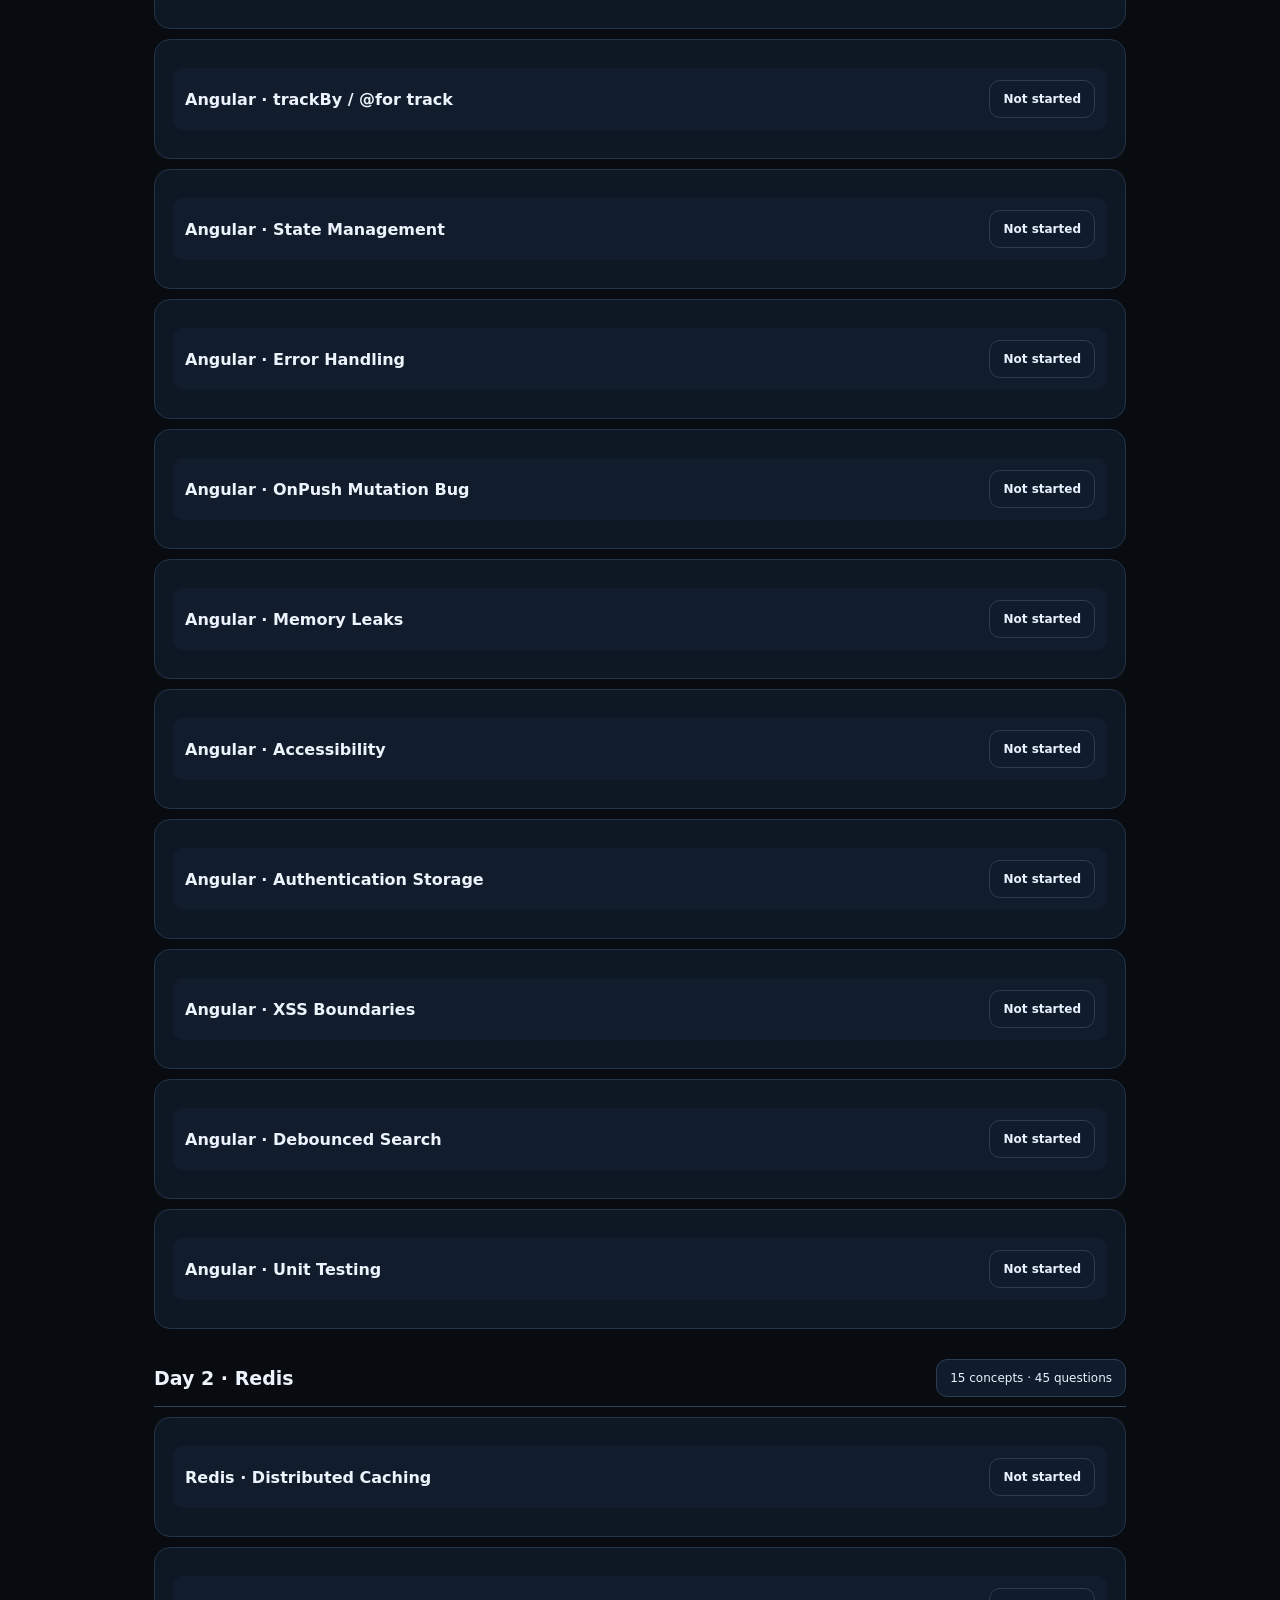
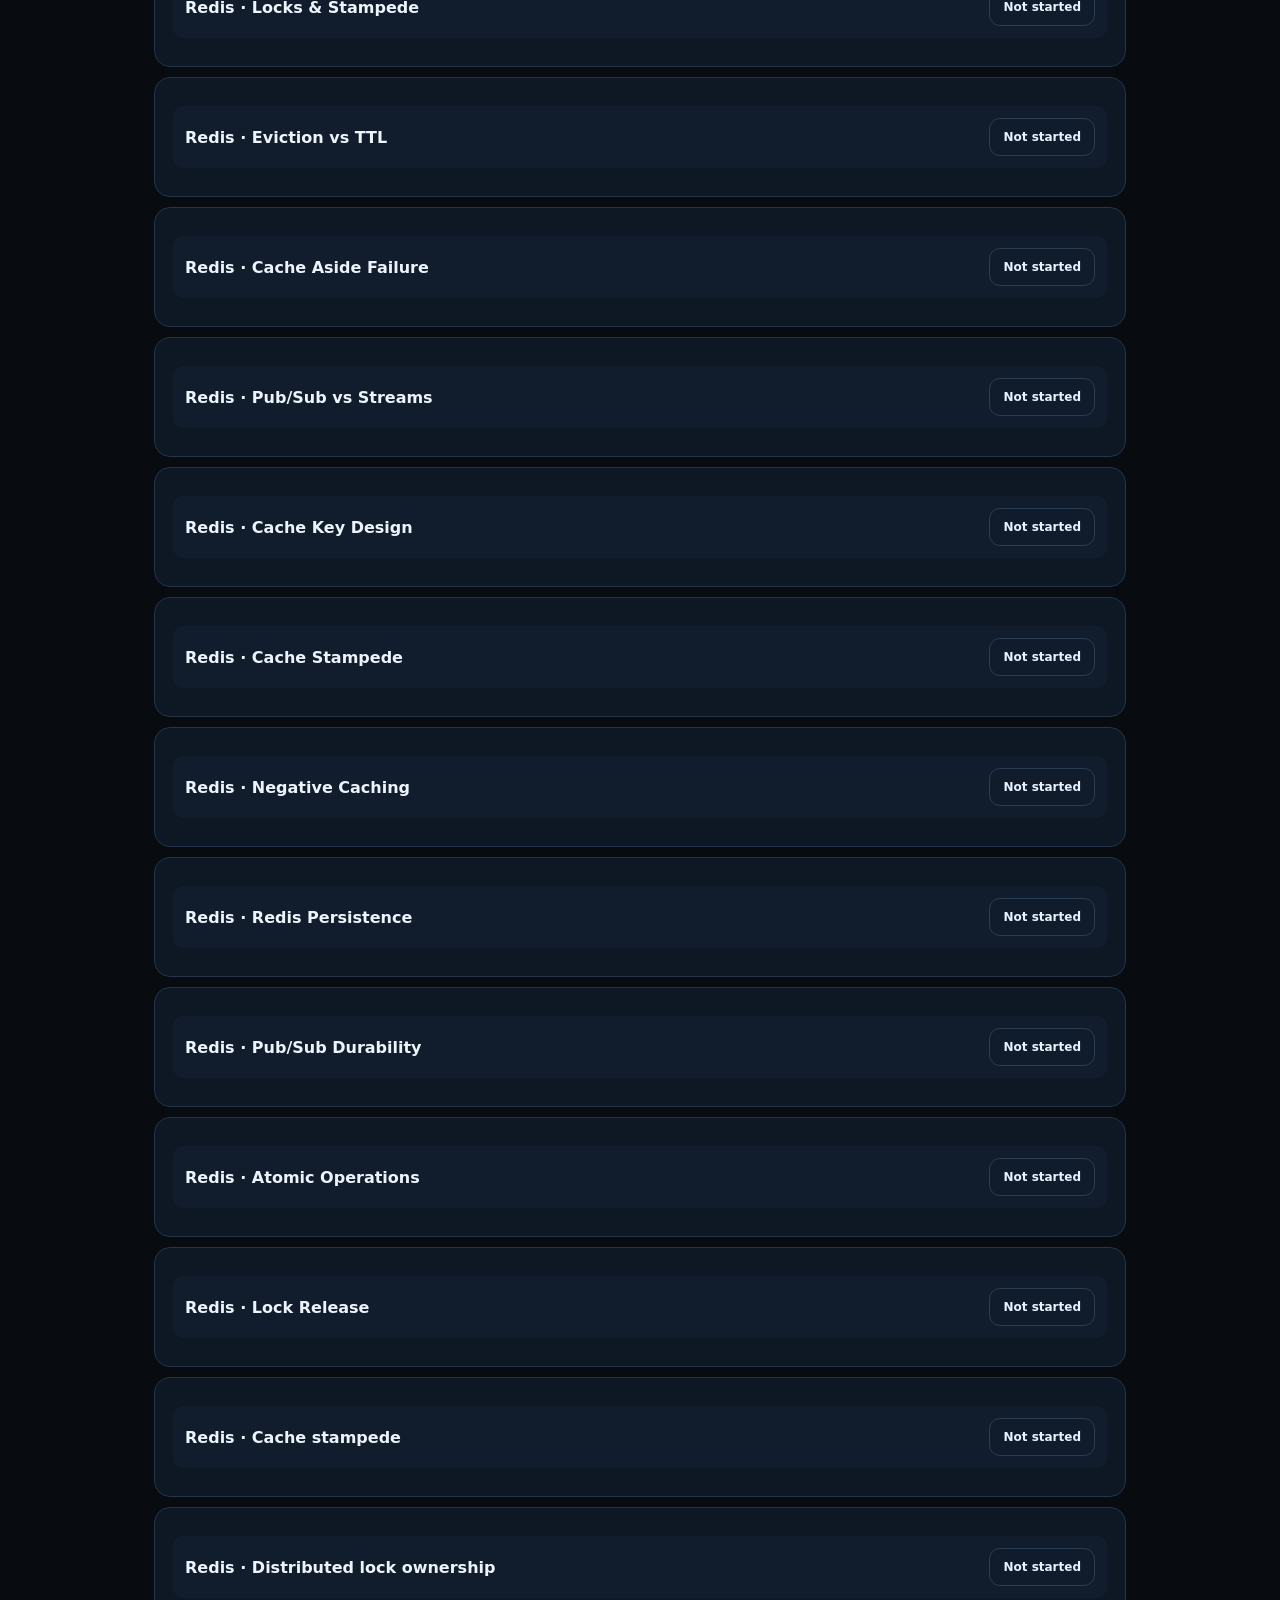
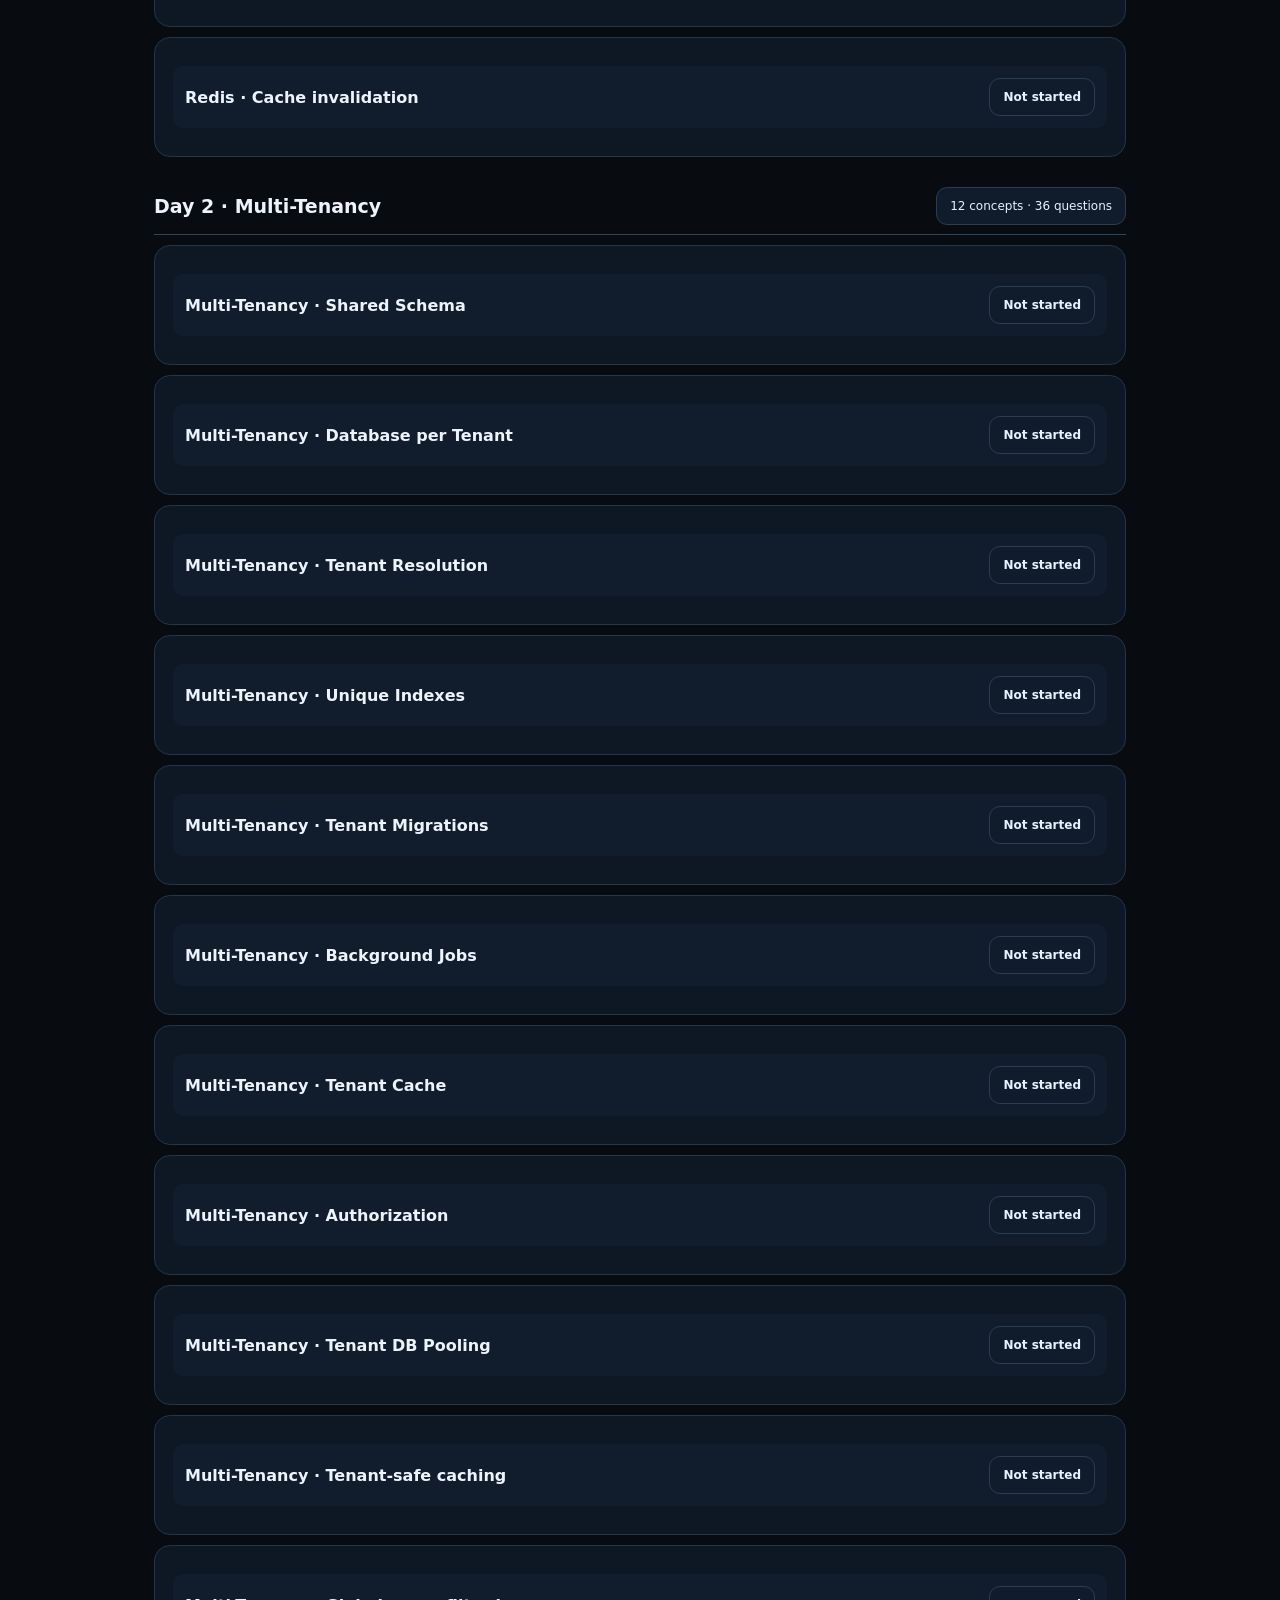
<file: interview-revision.html>
<!doctype html><html lang="en"><head><meta charset="utf-8"><meta name="viewport" content="width=device-width,initial-scale=1"><meta name="robots" content="noindex,nofollow"><title>Interview Revision · Ahmed OS</title><style>
:root{color-scheme:dark;font-family:Inter,system-ui,sans-serif}*{box-sizing:border-box}body{background:#080b10;color:#edf3fb;margin:0}main{max-width:1000px;margin:auto;padding:22px 14px 80px}h1{font-size:clamp(25px,5vw,40px);margin:8px 0}h2{font-size:19px}p{color:#aab9cc;line-height:1.7}.muted{font-size:13px}.bar,.filters,.actions{display:flex;gap:9px;flex-wrap:wrap;align-items:center}.bar{justify-content:space-between}.chip,button,select,input{background:#101c2c;border:1px solid #2b3d52;color:#e8f2ff;padding:11px 13px;border-radius:11px;font:inherit}.chip{font-size:12px}button{cursor:pointer}button:hover{border-color:#65baff}button.active{background:#17406a}input{min-width:190px;flex:1}.progress{background:#1a2939;border-radius:30px;height:9px;overflow:hidden;margin:17px 0}.progress>div{height:100%;background:#67c7ff;width:0}.card{border:1px solid #24354a;background:#0e1724;padding:18px;border-radius:16px;margin:13px 0}.card h2{margin:0 0 8px}.card small,.eyebrow{color:#72c2ff}details{background:#111d2d;border-radius:10px;padding:12px;margin:10px 0}summary{cursor:pointer;font-weight:600}pre{white-space:pre-wrap;overflow-x:auto;background:#070e17;padding:13px;border-radius:9px;color:#c1e6ff;direction:ltr;text-align:left;font-size:12px}blockquote{border-left:3px solid #65baff;padding:0 12px;margin:10px 0;color:#dceaff}.arabic{direction:rtl;text-align:right;line-height:1.9}.empty{padding:30px;text-align:center}a{color:#8dd2ff}.actions{margin-top:14px}.question{border-top:1px solid #24354a;margin-top:15px;padding-top:15px}#cards{min-height:180px}@media(max-width:600px){.card{padding:14px}.filters>*{width:100%}.bar{align-items:stretch}}

.code-panel{border:1px solid #324b64;border-radius:12px;overflow:hidden;background:#080f19;margin-top:12px}.code-header{display:flex;align-items:center;justify-content:space-between;gap:12px;padding:9px 12px;background:#14273b;border-bottom:1px solid #324b64;color:#a8d7ff;font-size:11px;letter-spacing:.05em}.copy-code{padding:6px 11px;font-size:12px;background:#183b5a;color:#e6f6ff;border:1px solid #426d92}.code-panel pre{background:transparent;margin:0;padding:17px 14px;white-space:pre;overflow-x:auto;line-height:1.65;tab-size:2;font-size:13px}.code-panel code{font-family:ui-monospace,SFMono-Regular,Consolas,Monaco,monospace}.code-keyword{color:#9ac8ff;font-weight:600}.code-string{color:#b6e2a7}.code-comment{color:#8097b0}@media(max-width:600px){.code-panel pre{font-size:12px;padding:12px}.code-header{padding:8px}}

.topic-group{margin-top:30px}.topic-heading{display:flex;justify-content:space-between;align-items:center;flex-wrap:wrap;gap:12px;border-bottom:1px solid #30445c;padding-bottom:9px}.topic-heading h2{margin:0}.concept>summary{display:flex;align-items:center;justify-content:space-between;gap:10px;list-style:none;cursor:pointer}.concept>summary::-webkit-details-marker{display:none}.concept>summary strong{font-size:16px}.concept[open]>summary{padding-bottom:12px;border-bottom:1px solid #30445c}.concept-body{padding-top:10px}.concept-body h3{font-size:14px;color:#9ed1ff;margin:16px 0 9px}.answer-short{background:#10273a;border:1px solid #275273;border-radius:10px;margin:12px 0;padding:12px}.answer-short small{font-size:10px;color:#9bd6ff}.answer-short p{color:#f2f8ff;margin:8px 0}.answer-detailed p{line-height:1.75}.topic-group .card{margin:10px 0}.topic-group .card details details{background:#0b1523;border:1px solid #243b52}.topic-group .card details details[open]{padding-bottom:14px}.topic-group .card .arabic{white-space:normal}.topic-group .code-panel pre{max-height:420px}
</style></head><body><main><div class="bar"><div><small class="eyebrow">AHMED OS / 3-DAY INTERVIEW PREP</small><h1>Interview Revision</h1><p class="muted">Mid-Level Full-Stack · .NET + Angular · Concepts, answers, code & quick review</p></div><span class="chip" id="counter">0 mastered</span></div><div class="progress" aria-label="Topic mastery"><div id="progress"></div></div><div class="filters"><input id="search" type="search" placeholder="Search a concept or question..." aria-label="Search revision content"><select id="day" aria-label="Day filter"><option value="all">All days</option><option value="1">Day 1 · Backend / SQL</option><option value="2">Day 2 · Angular / Architecture</option><option value="3">Day 3 · Practice</option></select><select id="status" aria-label="Review status"><option value="all">All statuses</option><option value="new">Not started</option><option value="learning">Learning</option><option value="review">Needs review</option><option value="mastered">Mastered</option></select><button id="quick" aria-pressed="false">⚡ Quick review</button></div><div id="cards"></div><p class="muted">Progress is saved locally in this browser, not synced between devices. Examples are for interview practice, not production drop-in code.</p></main><script src="interview-revision.js"></script><script src="interview-revision-expansion.js"></script></body></html>
</file>
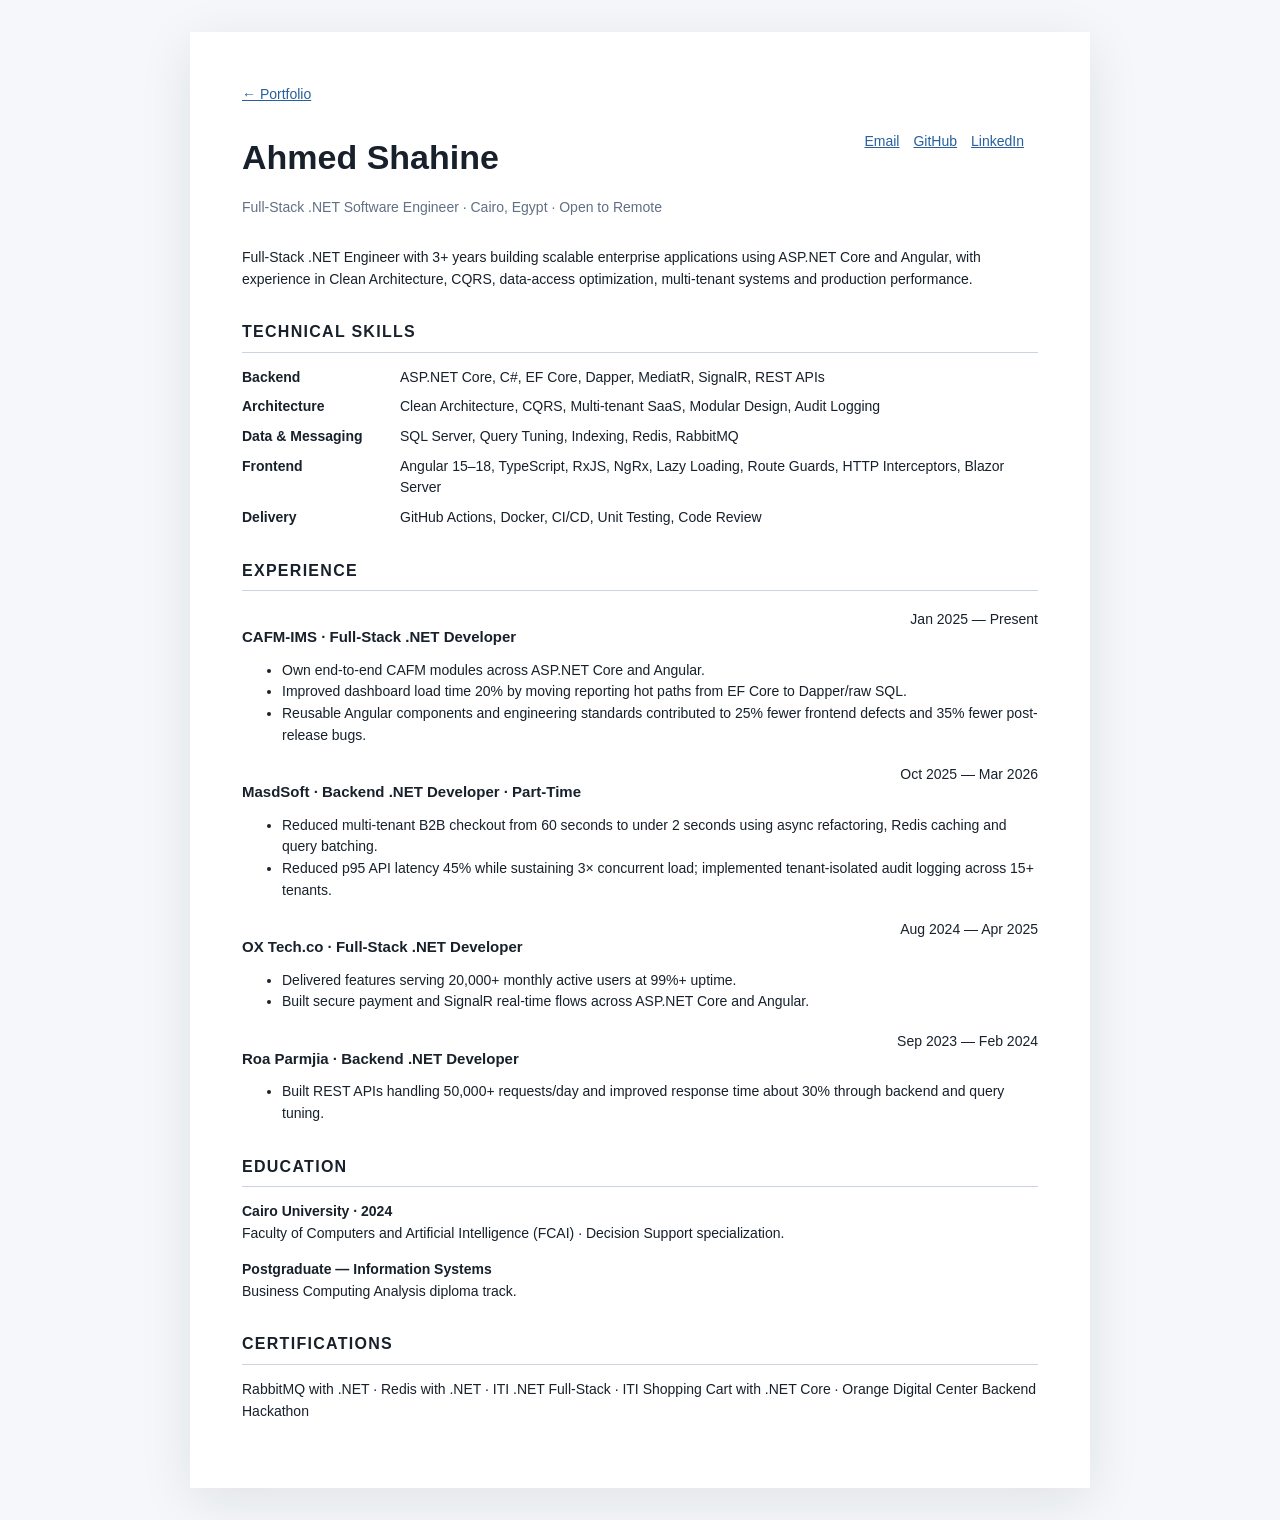
<file: resume.html>
<!doctype html><html lang="en"><head><meta charset="utf-8"><meta name="viewport" content="width=device-width,initial-scale=1"><meta name="robots" content="index,follow"><title>Ahmed Shahine — Resume</title><style>*{box-sizing:border-box}body{margin:0;background:#f5f7fa;color:#17202b;font:14px/1.55 Arial,sans-serif}.page{max-width:900px;margin:32px auto;background:white;padding:52px;box-shadow:0 12px 50px #17202b18}h1{font-size:34px;margin:0}h2{font-size:16px;text-transform:uppercase;letter-spacing:.08em;border-bottom:1px solid #ccd4df;padding-bottom:7px;margin-top:30px}h3{font-size:15px;margin:16px 0 3px}.top{display:flex;justify-content:space-between;gap:30px}.muted,.meta{color:#617083}.links a{color:#285f9d;margin-right:14px}.job{margin:18px 0}.job header{display:flex;justify-content:space-between;gap:15px}.job ul{margin-top:8px}.skills{display:grid;grid-template-columns:150px 1fr;gap:8px}.back{display:inline-block;margin-bottom:25px;color:#285f9d}@media print{body{background:#fff}.page{margin:0;box-shadow:none;max-width:none}.back{display:none}}@media(max-width:650px){.page{margin:0;padding:28px}.top,.job header{display:block}.skills{grid-template-columns:1fr}}</style></head><body><main class="page"><a class="back" href="index.html">← Portfolio</a><div class="top"><div><h1>Ahmed Shahine</h1><p class="muted">Full-Stack .NET Software Engineer · Cairo, Egypt · Open to Remote</p></div><div class="links"><a href="mailto:ahmed.shahine.h@gmail.com">Email</a><a href="https://github.com/AhmedShahine1">GitHub</a><a href="https://linkedin.com/in/ahmed-hani-804120205">LinkedIn</a></div></div><p>Full-Stack .NET Engineer with 3+ years building scalable enterprise applications using ASP.NET Core and Angular, with experience in Clean Architecture, CQRS, data-access optimization, multi-tenant systems and production performance.</p><h2>Technical Skills</h2><div class="skills"><b>Backend</b><span>ASP.NET Core, C#, EF Core, Dapper, MediatR, SignalR, REST APIs</span><b>Architecture</b><span>Clean Architecture, CQRS, Multi-tenant SaaS, Modular Design, Audit Logging</span><b>Data & Messaging</b><span>SQL Server, Query Tuning, Indexing, Redis, RabbitMQ</span><b>Frontend</b><span>Angular 15–18, TypeScript, RxJS, NgRx, Lazy Loading, Route Guards, HTTP Interceptors, Blazor Server</span><b>Delivery</b><span>GitHub Actions, Docker, CI/CD, Unit Testing, Code Review</span></div><h2>Experience</h2><div class="job"><header><h3>CAFM-IMS · Full-Stack .NET Developer</h3><span>Jan 2025 — Present</span></header><ul><li>Own end-to-end CAFM modules across ASP.NET Core and Angular.</li><li>Improved dashboard load time 20% by moving reporting hot paths from EF Core to Dapper/raw SQL.</li><li>Reusable Angular components and engineering standards contributed to 25% fewer frontend defects and 35% fewer post-release bugs.</li></ul></div><div class="job"><header><h3>MasdSoft · Backend .NET Developer · Part-Time</h3><span>Oct 2025 — Mar 2026</span></header><ul><li>Reduced multi-tenant B2B checkout from 60 seconds to under 2 seconds using async refactoring, Redis caching and query batching.</li><li>Reduced p95 API latency 45% while sustaining 3× concurrent load; implemented tenant-isolated audit logging across 15+ tenants.</li></ul></div><div class="job"><header><h3>OX Tech.co · Full-Stack .NET Developer</h3><span>Aug 2024 — Apr 2025</span></header><ul><li>Delivered features serving 20,000+ monthly active users at 99%+ uptime.</li><li>Built secure payment and SignalR real-time flows across ASP.NET Core and Angular.</li></ul></div><div class="job"><header><h3>Roa Parmjia · Backend .NET Developer</h3><span>Sep 2023 — Feb 2024</span></header><ul><li>Built REST APIs handling 50,000+ requests/day and improved response time about 30% through backend and query tuning.</li></ul></div><h2>Education</h2><p><b>Cairo University · 2024</b><br>Faculty of Computers and Artificial Intelligence (FCAI) · Decision Support specialization.</p><p><b>Postgraduate — Information Systems</b><br>Business Computing Analysis diploma track.</p><h2>Certifications</h2><p>RabbitMQ with .NET · Redis with .NET · ITI .NET Full-Stack · ITI Shopping Cart with .NET Core · Orange Digital Center Backend Hackathon</p></main></body></html>
</file>
<file: styles.css>
@import url('https://fonts.googleapis.com/css2?family=Inter:wght@400;500;600;700&family=Space+Grotesk:wght@500;600;700&display=swap');
:root{--bg:#06080d;--panel:#0d111a;--panel2:#111827;--line:#202838;--text:#f4f7fb;--muted:#8d99aa;--blue:#60a5fa;--violet:#a78bfa;--cyan:#22d3ee;--green:#34d399;--red:#fb7185;--r:22px}
*{box-sizing:border-box}html{scroll-behavior:smooth}body{margin:0;background:var(--bg);color:var(--text);font-family:Inter,sans-serif;overflow-x:hidden}body:before{content:"";position:fixed;inset:0;z-index:-2;background:radial-gradient(circle at 15% 10%,#2563eb22,transparent 30%),radial-gradient(circle at 85% 15%,#7c3aed20,transparent 27%),radial-gradient(circle at 50% 90%,#0891b218,transparent 30%)}body:after{content:"";position:fixed;inset:0;z-index:-1;opacity:.14;background-image:linear-gradient(#fff 1px,transparent 1px),linear-gradient(90deg,#fff 1px,transparent 1px);background-size:70px 70px;mask-image:linear-gradient(to bottom,#000,transparent 82%)}
a{color:inherit}.wrap{width:min(1180px,90vw);margin:auto}.nav{position:fixed;z-index:50;top:18px;left:50%;transform:translateX(-50%);width:min(1120px,92vw);display:flex;align-items:center;justify-content:space-between;padding:12px 16px;border:1px solid #ffffff12;border-radius:18px;background:#080b12cc;backdrop-filter:blur(18px);box-shadow:0 20px 70px #0006}.brand{font:700 17px "Space Grotesk";text-decoration:none}.brand i{color:var(--cyan);font-style:normal}.navlinks{display:flex;gap:22px}.navlinks a{font-size:12px;color:var(--muted);text-decoration:none}.navlinks a:hover{color:#fff}.nav-cta,.btn{border:0;border-radius:12px;padding:11px 16px;font-weight:600;text-decoration:none;cursor:pointer;display:inline-flex;align-items:center;gap:8px}.nav-cta,.primary{background:linear-gradient(135deg,#2563eb,#7c3aed);box-shadow:0 10px 30px #2563eb30}.ghost{background:#ffffff08;border:1px solid #ffffff14;color:var(--text)}
.hero{min-height:100vh;display:grid;align-items:center;padding:130px 0 70px;perspective:1200px}.hero-grid{display:grid;grid-template-columns:1.1fr .9fr;gap:70px;align-items:center}.eyebrow{font-size:11px;letter-spacing:.18em;text-transform:uppercase;color:var(--cyan);margin-bottom:20px}.hero h1{font:700 clamp(52px,7vw,92px)/.94 "Space Grotesk";letter-spacing:-.055em;margin:0}.gradient{background:linear-gradient(90deg,#fff 0,#60a5fa 45%,#a78bfa 75%,#22d3ee);background-clip:text;color:transparent}.hero p{max-width:650px;color:var(--muted);font-size:17px;line-height:1.8;margin:26px 0}.actions{display:flex;gap:10px;flex-wrap:wrap}.proof{display:flex;gap:28px;margin-top:36px}.proof b{display:block;font:600 20px "Space Grotesk"}.proof span{font-size:11px;color:var(--muted)}
.scene{height:500px;position:relative;transform-style:preserve-3d}.orb{position:absolute;border-radius:50%;filter:blur(1px);animation:float 6s ease-in-out infinite}.orb.a{width:240px;height:240px;background:radial-gradient(circle at 30% 30%,#67e8f9,#2563eb 50%,#111827 72%);top:90px;left:90px;box-shadow:0 0 90px #2563eb55}.orb.b{width:90px;height:90px;background:radial-gradient(circle at 30% 30%,#ddd6fe,#7c3aed 55%,#1e1b4b);right:20px;top:50px;animation-delay:-2s}.orb.c{width:55px;height:55px;background:radial-gradient(circle,#67e8f9,#0e7490);left:15px;bottom:70px;animation-delay:-4s}.glass{position:absolute;padding:18px;border:1px solid #ffffff20;background:#101827aa;backdrop-filter:blur(16px);border-radius:18px;box-shadow:0 30px 70px #0008;transform-style:preserve-3d}.glass.one{top:30px;left:0;transform:rotateY(13deg) rotateX(4deg)}.glass.two{right:0;bottom:65px;transform:rotateY(-13deg) rotateX(-3deg)}.glass small{color:var(--muted);font-size:10px;text-transform:uppercase;letter-spacing:.12em}.glass strong{display:block;font:600 17px "Space Grotesk";margin-top:8px}.code-lines{width:190px;margin-top:12px}.code-lines i{height:5px;background:linear-gradient(90deg,#60a5fa,#a78bfa);display:block;border-radius:99px;margin:8px 0;opacity:.65}
section{padding:110px 0}.section-head{display:flex;justify-content:space-between;gap:30px;align-items:end;margin-bottom:42px}.section-head h2{font:700 clamp(34px,4vw,56px)/1 "Space Grotesk";letter-spacing:-.04em;margin:8px 0}.section-head p{max-width:520px;color:var(--muted);line-height:1.7}.kicker{font-size:10px;letter-spacing:.18em;color:var(--cyan);text-transform:uppercase}.cards{display:grid;grid-template-columns:repeat(3,1fr);gap:16px}.card{position:relative;overflow:hidden;padding:26px;border:1px solid var(--line);border-radius:var(--r);background:linear-gradient(145deg,#101722cc,#090d15dd);box-shadow:0 20px 70px #0003;transition:.35s;transform-style:preserve-3d}.card:hover{border-color:#60a5fa55;transform:translateY(-8px);box-shadow:0 30px 90px #0008}.card:before{content:"";position:absolute;width:180px;height:180px;border-radius:50%;background:#3b82f612;right:-90px;top:-90px}.num{font:600 11px "Space Grotesk";color:var(--cyan)}.card h3{font:600 19px "Space Grotesk";margin:28px 0 10px}.card p{font-size:13px;line-height:1.75;color:var(--muted)}.tags{display:flex;gap:6px;flex-wrap:wrap;margin-top:18px}.tag{font-size:10px;padding:5px 8px;border:1px solid var(--line);border-radius:8px;color:#b6c0ce;background:#ffffff04}
.timeline{display:grid;grid-template-columns:180px 1fr;gap:30px}.time{font-size:12px;color:var(--muted);padding-top:6px}.experience{padding:0 0 36px 28px;border-left:1px solid var(--line);position:relative}.experience:before{content:"";position:absolute;width:9px;height:9px;border-radius:50%;background:var(--cyan);left:-5px;top:7px;box-shadow:0 0 20px var(--cyan)}.experience h3{font:600 21px "Space Grotesk";margin:0 0 6px}.experience p{color:var(--muted);line-height:1.7;font-size:14px}.metrics{display:grid;grid-template-columns:repeat(4,1fr);gap:12px;margin-top:24px}.metric{padding:18px;border:1px solid var(--line);border-radius:15px;background:#ffffff03}.metric b{font:600 20px "Space Grotesk";color:var(--cyan)}.metric span{display:block;color:var(--muted);font-size:10px;margin-top:5px}
.project{min-height:300px;display:flex;flex-direction:column;justify-content:space-between}.project .arrow{font-size:24px;color:var(--muted)}.project:hover .arrow{color:var(--cyan)}.project h3{font-size:23px}.project a{text-decoration:none}
.journey{display:grid;grid-template-columns:1fr 1fr;gap:18px}.journey .card{min-height:280px}.progress{height:5px;background:#ffffff0b;border-radius:99px;overflow:hidden;margin-top:24px}.progress i{display:block;height:100%;background:linear-gradient(90deg,var(--blue),var(--violet),var(--cyan))}
.contact{padding:55px;text-align:center;border:1px solid var(--line);border-radius:32px;background:linear-gradient(145deg,#111827,#090d15);position:relative;overflow:hidden}.contact h2{font:700 clamp(36px,5vw,65px) "Space Grotesk";margin:0 0 16px}.contact p{color:var(--muted)}footer{padding:30px 0 45px;color:var(--muted);font-size:11px;display:flex;justify-content:space-between}
.reveal{opacity:0;transform:translateY(32px);transition:.75s ease}.reveal.show{opacity:1;transform:none}
.fab{position:fixed;z-index:60;right:22px;bottom:22px;width:50px;height:50px;border-radius:16px;border:1px solid #ffffff18;background:#111827dd;color:#fff;backdrop-filter:blur(14px);cursor:pointer;box-shadow:0 20px 50px #0008}
.modal{display:none;position:fixed;z-index:100;inset:0;background:#020409e8;backdrop-filter:blur(12px);padding:3vh 3vw}.modal.open{display:block}.os{height:94vh;max-width:1280px;margin:auto;border:1px solid var(--line);border-radius:24px;background:#080c13;overflow:hidden;display:grid;grid-template-columns:210px 1fr}.sidebar{padding:24px 14px;border-right:1px solid var(--line);background:#0b1019}.sidebar h3{font:600 16px "Space Grotesk";padding:0 10px;margin:0 0 24px}.tab{display:block;width:100%;text-align:left;padding:11px 12px;margin:4px 0;border:0;border-radius:10px;background:transparent;color:var(--muted);cursor:pointer}.tab.active,.tab:hover{background:#ffffff08;color:#fff}.close{position:absolute;right:5vw;top:5vh;z-index:4;background:#ffffff0b;border:1px solid var(--line);color:#fff;border-radius:10px;padding:8px 12px;cursor:pointer}.osmain{overflow:auto;padding:32px}.pane{display:none}.pane.active{display:block}.oshead{display:flex;justify-content:space-between;align-items:center;margin-bottom:24px}.oshead h2{font:600 28px "Space Grotesk";margin:0}.dashgrid{display:grid;grid-template-columns:repeat(3,1fr);gap:12px}.dashcard{padding:20px;border:1px solid var(--line);border-radius:16px;background:#0e1520}.dashcard small{color:var(--muted)}.dashcard b{font:600 28px "Space Grotesk";display:block;margin-top:8px}.wide{grid-column:span 2}.trackrow{margin:13px 0}.trackrow header{display:flex;justify-content:space-between;font-size:12px;margin-bottom:7px}.bar{height:6px;background:#ffffff0a;border-radius:99px;overflow:hidden}.bar i{display:block;height:100%;background:linear-gradient(90deg,var(--blue),var(--violet))}
.input,.select{padding:10px 12px;border:1px solid var(--line);background:#0b111b;color:#fff;border-radius:10px;outline:none}.input{flex:1}.form{display:flex;gap:8px;flex-wrap:wrap;margin-bottom:18px}.task{display:flex;align-items:center;gap:10px;padding:12px;border:1px solid var(--line);border-radius:12px;margin:8px 0;background:#0c121c}.task.done{opacity:.5}.task.done .taskname{text-decoration:line-through}.taskname{flex:1}.task small{color:var(--muted)}.check,.del{border:1px solid var(--line);background:#ffffff06;color:#fff;border-radius:8px;cursor:pointer;padding:6px 9px}.del{color:var(--red)}.weekly{display:grid;grid-template-columns:1fr 1fr;gap:10px}.interview{padding:16px;border:1px solid var(--line);border-radius:14px;margin:10px 0}.score{float:right;color:var(--cyan);font-weight:700}.sessionlist{font-size:11px;color:var(--muted);margin-top:12px}.note{font-size:11px;color:var(--muted);line-height:1.6}.mobilemenu{display:none}
@keyframes float{50%{transform:translateY(-18px) rotate(4deg)}}@media(max-width:850px){.navlinks{display:none}.hero-grid,.journey,.timeline{grid-template-columns:1fr}.scene{height:390px}.cards{grid-template-columns:1fr}.metrics{grid-template-columns:1fr 1fr}.section-head{display:block}.os{grid-template-columns:1fr;height:94vh}.sidebar{border-right:0;border-bottom:1px solid var(--line);display:flex;overflow:auto;padding:10px}.sidebar h3{display:none}.tab{width:auto;white-space:nowrap}.osmain{padding:20px}.dashgrid,.weekly{grid-template-columns:1fr}.wide{grid-column:auto}.proof{gap:16px;flex-wrap:wrap}.hero h1{font-size:54px}}@media(prefers-reduced-motion:reduce){*,*:before,*:after{animation:none!important;transition:none!important;scroll-behavior:auto!important}}

.skillmatrix{display:grid;grid-template-columns:repeat(2,1fr);gap:14px}.skillgroup{padding:24px;border:1px solid var(--line);border-radius:18px;background:linear-gradient(145deg,#0f1621,#090d15);transition:.3s}.skillgroup:hover{border-color:#60a5fa55;transform:translateY(-4px)}.skillgroup h3{font:600 18px "Space Grotesk";margin:10px 0 16px}.experience-list{display:flex;flex-direction:column;gap:8px}.time strong{color:#dbeafe}.experience ul{padding-left:18px;color:var(--muted);font-size:13px;line-height:1.75}.experience li{margin:6px 0}.experience li b{color:var(--text)}@media(max-width:850px){.skillmatrix{grid-template-columns:1fr}}

.case-stack{display:flex;flex-direction:column;gap:18px}.case{padding:34px;border:1px solid var(--line);border-radius:26px;background:linear-gradient(145deg,#101722e8,#080c13);position:relative;overflow:hidden}.case:after{content:"";position:absolute;width:260px;height:260px;border-radius:50%;background:#2563eb0d;right:-120px;top:-120px}.case-top{display:flex;align-items:start;justify-content:space-between;gap:20px}.case h3{font:600 clamp(24px,3vw,38px) "Space Grotesk";letter-spacing:-.03em;margin:9px 0 12px}.case-badge{font-size:10px;letter-spacing:.12em;padding:8px 11px;border:1px solid #22d3ee35;color:var(--cyan);border-radius:99px;white-space:nowrap}.case-lead{max-width:900px;color:#b7c2d0;line-height:1.8}.case-grid{display:grid;grid-template-columns:repeat(3,1fr);gap:10px;margin-top:24px}.case-grid>div{padding:17px;border:1px solid var(--line);border-radius:15px;background:#ffffff03}.case-grid small{color:var(--cyan);font-size:9px;letter-spacing:.14em}.case-grid p{color:var(--muted);font-size:12px;line-height:1.65;margin:8px 0 0}.flow{display:flex;align-items:center;gap:9px;flex-wrap:wrap;margin:24px 0}.flow span{padding:10px 13px;border:1px solid var(--line);border-radius:10px;background:#0b121d;font-size:11px}.flow b{color:var(--cyan)}.arch{display:flex;align-items:stretch;gap:10px}.arch>i{display:flex;align-items:center;color:var(--cyan);font-style:normal}.arch-node{flex:1;padding:20px;border:1px solid var(--line);border-radius:17px;background:#0d141e}.arch-node small{display:block;color:var(--cyan);font-size:9px;letter-spacing:.14em}.arch-node b{display:block;font:600 17px "Space Grotesk";margin:9px 0}.arch-node span{font-size:10px;color:var(--muted);line-height:1.5}.navlinks{align-items:center}@media(max-width:850px){.case-grid{grid-template-columns:1fr}.case-top{display:block}.case-badge{display:inline-block;margin-top:5px}.arch{display:grid;grid-template-columns:1fr}.arch>i{justify-content:center;transform:rotate(90deg)}}

/* V6 — quieter, clearer visual direction */
body:before{background:radial-gradient(circle at 70% 5%,#2563eb14,transparent 34%);filter:none}body:after{opacity:.055;background-size:80px 80px}
.hero{perspective:none}.hero-grid{grid-template-columns:1.12fr .88fr}.scene,.orb,.glass{display:none!important}
.hero-panel{border:1px solid var(--line);border-radius:24px;background:linear-gradient(180deg,#0d131d,#090d14);box-shadow:0 30px 80px #0005;overflow:hidden;min-height:390px;align-self:center}
.terminal-head{height:48px;border-bottom:1px solid var(--line);display:flex;align-items:center;gap:7px;padding:0 16px}.terminal-head>span{width:7px;height:7px;border-radius:50%;background:#3b4658}.terminal-head small{margin-left:auto;color:#68768a;font-size:9px;letter-spacing:.16em}
.terminal-body{padding:20px}.terminal-line{display:grid;grid-template-columns:34px 90px 1fr;gap:12px;align-items:center;padding:17px 4px;border-bottom:1px solid #ffffff09}.terminal-line:last-child{border-bottom:0}.terminal-line em{font-style:normal;color:#46546a;font:500 10px "Space Grotesk"}.terminal-line span{color:var(--muted);font-size:11px}.terminal-line b{font:500 13px "Space Grotesk";color:#dce6f3}
.card:hover,.skillgroup:hover{transform:translateY(-3px)}.case{background:#0b111a}.case:after{display:none}.case-lead{max-width:820px}.section-head p{font-size:14px}.case-grid p{font-size:13px}.experience p{max-width:900px}
#private-trigger{display:none}
@media(max-width:850px){.hero-panel{min-height:auto}.terminal-line{grid-template-columns:26px 72px 1fr}.hero-grid{grid-template-columns:1fr}}

/* V7 identity + ambient motion */
.brand{display:flex;align-items:center;gap:10px}.brand img{width:31px;height:31px;object-fit:contain;border-radius:8px;filter:drop-shadow(0 4px 12px #0008)}.brand span{display:inline}
.ambient{position:fixed;inset:0;z-index:-1;overflow:hidden;pointer-events:none}.beam{position:absolute;display:block;width:46vw;height:1px;background:linear-gradient(90deg,transparent,#60a5fa30,transparent);transform:rotate(-28deg);animation:beamDrift 14s linear infinite}.b1{top:18%;left:-20%;animation-delay:-2s}.b2{top:58%;left:10%;animation-delay:-8s}.b3{top:84%;left:-30%;animation-delay:-12s}.particle{position:absolute;width:4px;height:4px;border-radius:50%;background:#60a5fa;box-shadow:0 0 14px #60a5fa;opacity:.4;animation:particleFloat 12s ease-in-out infinite}.p1{left:8%;top:30%}.p2{left:28%;top:72%;animation-delay:-3s}.p3{left:55%;top:18%;animation-delay:-7s}.p4{left:76%;top:66%;animation-delay:-5s}.p5{left:92%;top:38%;animation-delay:-9s}
.personal-grid{display:grid;grid-template-columns:1.05fr .95fr;gap:70px;align-items:start}.personal-title{font:700 clamp(34px,4vw,56px)/1 "Space Grotesk";letter-spacing:-.04em;margin:10px 0 24px}.personal-copy{color:var(--muted);line-height:1.85;font-size:14px;max-width:650px}.personal-facts{display:grid;grid-template-columns:1fr 1fr;gap:10px}.personal-facts>div{padding:20px;border:1px solid var(--line);border-radius:16px;background:#0b111a}.personal-facts small{font-size:9px;letter-spacing:.13em;color:var(--cyan)}.personal-facts b{display:block;font:600 14px "Space Grotesk";margin:9px 0 5px}.personal-facts span{font-size:10px;color:var(--muted)}
@keyframes beamDrift{0%{transform:translate3d(-30vw,0,0) rotate(-28deg)}100%{transform:translate3d(120vw,-22vh,0) rotate(-28deg)}}@keyframes particleFloat{0%,100%{transform:translate3d(0,0,0);opacity:.18}50%{transform:translate3d(35px,-80px,0);opacity:.7}}
@media(max-width:850px){.personal-grid{grid-template-columns:1fr;gap:28px}.personal-facts{grid-template-columns:1fr 1fr}}@media(max-width:520px){.personal-facts{grid-template-columns:1fr}.brand span{display:none}}@media(prefers-reduced-motion:reduce){.ambient{display:none}}

/* V9 final recruiter polish */
.skip{position:fixed;left:12px;top:-60px;z-index:999;background:#fff;color:#080b10;padding:10px 14px;border-radius:8px}.skip:focus{top:12px}
.profile{display:grid;grid-template-columns:.8fr 1.2fr;gap:14px}.profile-story,.profile-facts{border:1px solid var(--line);border-radius:22px;background:#0b111a}.profile-story{padding:28px}.profile-story img{width:58px;height:58px;object-fit:contain;margin-bottom:20px}.profile-story p{color:var(--muted);font-size:13px;line-height:1.85}.profile-facts{padding:8px 24px}.profile-facts>div{display:grid;grid-template-columns:140px 1fr;gap:18px;padding:15px 0;border-bottom:1px solid #ffffff0a}.profile-facts>div:last-child{border-bottom:0}.profile-facts small{font-size:9px;letter-spacing:.13em;color:var(--cyan)}.profile-facts b{font:500 12px "Space Grotesk";line-height:1.5}
.repo-grid{display:grid;grid-template-columns:repeat(3,1fr);gap:12px}.repo-card{display:block;padding:25px;border:1px solid var(--line);border-radius:18px;background:#0b111a;text-decoration:none;color:inherit;transition:.25s}.repo-card:hover{transform:translateY(-4px);border-color:#60a5fa44}.repo-card small{color:var(--cyan);font-size:9px;letter-spacing:.13em}.repo-card h3{font:600 21px "Space Grotesk";margin:18px 0 35px}.repo-card span{color:var(--muted);font-size:11px}
a:focus-visible,button:focus-visible{outline:2px solid var(--cyan);outline-offset:4px}
@media(max-width:850px){.profile{grid-template-columns:1fr}.repo-grid{grid-template-columns:1fr}.profile-facts>div{grid-template-columns:120px 1fr}}@media(max-width:520px){.profile-facts>div{grid-template-columns:1fr;gap:5px}}
</file>
<file: dashboard.css>
@import url('https://fonts.googleapis.com/css2?family=Inter:wght@400;500;600&family=Space+Grotesk:wght@500;600;700&display=swap');*{box-sizing:border-box}body{margin:0;background:#080b10;color:#edf3fb;font-family:Inter,sans-serif;background-image:radial-gradient(circle at 85% 0,#17335c55,transparent 28%),linear-gradient(#ffffff04 1px,transparent 1px),linear-gradient(90deg,#ffffff04 1px,transparent 1px);background-size:auto,64px 64px,64px 64px}body:before{content:"";position:fixed;width:420px;height:420px;border:1px solid #5da8ff25;border-radius:50%;right:-190px;top:28%;box-shadow:0 0 90px #2563eb12;animation:orbit 16s ease-in-out infinite;pointer-events:none}header{height:68px;border-bottom:1px solid #ffffff12;display:flex;align-items:center;justify-content:space-between;padding:0 max(24px,calc((100vw - 1180px)/2));background:#080b10d9;backdrop-filter:blur(18px);position:sticky;top:0;z-index:5}.brand{display:flex;align-items:center;gap:10px;color:white;text-decoration:none}.brand img{width:30px;height:30px;object-fit:contain}.brand b{font-family:"Space Grotesk"}header>div{display:flex;gap:20px;align-items:center;color:#7f8da2;font-size:12px}header a{color:#a9cfff;text-decoration:none}main{max-width:1180px;margin:auto;padding:64px 24px 100px}.hero{display:grid;grid-template-columns:1fr auto;gap:40px;align-items:end}.hero small,.title small{color:#61b8ff;letter-spacing:.16em;font-size:10px}.hero h1{font:700 clamp(44px,6vw,76px)/.98 "Space Grotesk";letter-spacing:-.055em;margin:14px 0}.hero h1 em{font-style:normal;color:#7fbfff}.hero p{color:#8997aa;max-width:650px;line-height:1.7}.score{width:150px;height:150px;border:1px solid #ffffff18;border-radius:50%;display:flex;flex-direction:column;align-items:center;justify-content:center;background:#0d1420}.score span,.score small{font-size:9px;color:#728197;letter-spacing:.12em}.score b{font:700 36px "Space Grotesk";margin:4px}.stats{display:grid;grid-template-columns:repeat(4,1fr);gap:10px;margin:50px 0}.stats article{border:1px solid #ffffff10;background:#0c1119;padding:20px;border-radius:16px}.stats small{display:block;color:#6f7c8e;font-size:9px;letter-spacing:.12em}.stats b{display:block;font:600 27px "Space Grotesk";margin:8px 0 3px}.stats span{font-size:11px;color:#758399}.tabs{display:flex;gap:6px;border-bottom:1px solid #ffffff12;margin-bottom:34px}.tabs button{border:0;background:none;color:#758399;padding:14px 17px;cursor:pointer;font:500 12px Inter;border-bottom:2px solid transparent}.tabs button.active{color:#dcecff;border-color:#61b8ff}.pane{display:none}.pane.active{display:block}.title{display:flex;justify-content:space-between;gap:30px;align-items:end;margin-bottom:22px}.title h2{font:600 30px "Space Grotesk";margin:6px 0}.title p{color:#77869a;font-size:12px}.tasks{display:grid;grid-template-columns:1fr 1fr;gap:10px}.task{display:grid;grid-template-columns:48px 1fr auto;align-items:center;border:1px solid #ffffff10;background:#0c1119;padding:15px;border-radius:14px}.task button{width:34px;height:34px;border-radius:50%;border:1px solid #ffffff20;background:none;color:#7fbfff;cursor:pointer}.task.done{opacity:.5}.task.done h3{text-decoration:line-through}.task h3{font:500 13px "Space Grotesk";margin:0 0 5px}.task p{margin:0;color:#718096;font-size:10px}.task>span{font:600 12px "Space Grotesk";color:#a9cfff}.weekgrid{display:grid;grid-template-columns:repeat(6,1fr);gap:8px;margin-bottom:25px}.weekgrid article{padding:16px;border:1px solid #ffffff10;background:#0c1119;border-radius:13px}.weekgrid small{font-size:9px;color:#77869a}.weekgrid b{display:block;font:600 24px "Space Grotesk";margin-top:7px}.schedule{border:1px solid #ffffff10;border-radius:16px;overflow:hidden}.schedule>div{display:grid;grid-template-columns:1fr 140px 2fr;gap:20px;padding:15px 18px;border-bottom:1px solid #ffffff0c;font-size:12px}.schedule>div:last-child{border:0}.schedule .shead{color:#65748a;font-size:9px;letter-spacing:.1em;background:#ffffff03}.schedule span{color:#8390a2}.separate{color:#8492a5;font-size:12px;margin-top:18px}.interviews{display:grid;grid-template-columns:1fr 1fr;gap:12px}.interviews article,.rules article{padding:24px;border:1px solid #ffffff10;background:#0c1119;border-radius:16px}.interviews span{color:#61b8ff;font-size:9px;letter-spacing:.14em}.interviews h3{font:600 20px "Space Grotesk"}.interviews p,.rules p{color:#7d8a9d;line-height:1.7;font-size:12px}.rules{display:grid;grid-template-columns:1fr 1fr;gap:10px}.rules b{color:#61b8ff;font:500 12px "Space Grotesk"}@keyframes orbit{50%{transform:translate(-40px,-80px) scale(1.08)}}@media(max-width:760px){.hero{grid-template-columns:1fr}.score{display:none}.stats{grid-template-columns:1fr 1fr}.tasks,.interviews,.rules{grid-template-columns:1fr}.weekgrid{grid-template-columns:1fr 1fr 1fr}.schedule>div{grid-template-columns:1fr 80px}.schedule>div span:last-child{grid-column:1/-1}.title{display:block}}@media(prefers-reduced-motion:reduce){body:before{animation:none}}.physical-fixed{margin-top:12px;border:1px solid #61b8ff30;background:#0c1521;padding:18px;border-radius:14px;display:flex;align-items:center;gap:18px}.physical-fixed small{color:#61b8ff;font-size:9px;letter-spacing:.12em}.physical-fixed b{font:500 13px "Space Grotesk";flex:1}.physical-fixed button{border:1px solid #ffffff1a;background:#111a27;color:#a9cfff;border-radius:9px;padding:9px 12px;cursor:pointer}.physical-fixed button.complete{background:#173b32;color:#9be7c8}.weekgrid article span{display:block;color:#718096;font-size:9px;margin-top:5px}.week-progress{display:grid;grid-template-columns:1fr 1fr;gap:10px;margin:18px 0 26px}.week-progress>div{padding:13px 15px;border:1px solid #ffffff0d;border-radius:12px}.week-progress header{display:flex;justify-content:space-between;color:#8290a3;font-size:10px;margin-bottom:9px}.week-progress i{height:4px;background:#ffffff0c;display:block;border-radius:4px;overflow:hidden}.week-progress i b{height:100%;display:block;background:#61b8ff}@media(max-width:760px){.week-progress{grid-template-columns:1fr}.physical-fixed{align-items:flex-start;flex-wrap:wrap}}
.focus-cards{display:grid;grid-template-columns:1fr 1fr;gap:12px;margin-bottom:44px}.focus-cards article{position:relative;padding:24px;border:1px solid #61b8ff30;background:linear-gradient(135deg,#0c1521,#0c1119);border-radius:16px}.focus-cards small,.roadmap-head small,.milestone small{font-size:9px;letter-spacing:.13em;color:#61b8ff}.focus-cards h3{font:600 24px "Space Grotesk";margin:9px 0}.focus-cards p{color:#8290a3;font-size:12px}.focus-cards p b{color:#dcecff}.focus-cards>article>span{font-size:10px;color:#718096}.roadmap-head{display:flex;align-items:end;justify-content:space-between;margin:34px 0 14px}.roadmap-head h3{font:600 25px "Space Grotesk";margin:5px 0 0}.roadmap-head>span{font-size:11px;color:#8290a3}.roadmap{display:grid;gap:10px}.road-stage{border:1px solid #ffffff10;background:#0c1119;border-radius:16px;padding:18px;opacity:.68}.road-stage.current{border-color:#61b8ff55;background:#0c1521;opacity:1}.road-stage.completed{opacity:.8}.stage-top{display:grid;grid-template-columns:42px 1fr auto;align-items:center;gap:12px}.stage-num{font:600 12px "Space Grotesk";color:#61b8ff}.stage-top h4{font:600 15px "Space Grotesk";margin:0 0 4px}.stage-top small{font-size:8px;letter-spacing:.1em;color:#728197}.stage-top>b{font:500 12px "Space Grotesk";color:#a9cfff}.stage-bar{display:block;height:3px;background:#ffffff0b;margin:14px 0;border-radius:4px;overflow:hidden}.stage-bar u{display:block;height:100%;background:#61b8ff;text-decoration:none}.topic-list{display:flex;flex-wrap:wrap;gap:6px}.topic-list button{border:1px solid #ffffff0e;background:#0a0f16;color:#8795a8;border-radius:8px;padding:7px 9px;font:400 10px Inter;cursor:pointer}.topic-list button.done{color:#91d9bb;border-color:#3b8b6d40;background:#102019}.milestone{display:flex;gap:10px;align-items:center;margin-top:14px;padding-top:12px;border-top:1px solid #ffffff0b}.milestone span{font-size:10px;color:#8795a8}.definition{display:flex;gap:18px;margin-top:18px;padding:18px;border:1px solid #ffffff10;border-radius:14px;background:#ffffff03}.definition b{font:500 12px "Space Grotesk";white-space:nowrap}.definition span{font-size:11px;color:#7d8a9d;line-height:1.5}@media(max-width:760px){.focus-cards{grid-template-columns:1fr}.stage-top{grid-template-columns:32px 1fr auto}.definition{display:block}.definition b{display:block;margin-bottom:8px}}

.next-actions{display:grid;grid-template-columns:1fr 1fr;gap:10px;margin-bottom:16px}.next-actions article{padding:18px;border:1px solid #61b8ff30;background:#0c1521;border-radius:14px;display:grid;gap:6px}.next-actions small{font-size:8px;letter-spacing:.13em;color:#61b8ff}.next-actions b{font:600 15px "Space Grotesk"}.next-actions span{font-size:11px;color:#d6e6f7}.next-actions em{font-style:normal;font-size:9px;color:#718096}.topic-list{align-items:center}.topic-list .mastery{font-size:8px;text-transform:uppercase;color:#61b8ff;background:#0c1521}.resources{display:flex;flex-wrap:wrap;gap:7px;align-items:center;margin-top:14px;padding-top:12px;border-top:1px solid #ffffff0b}.resources small{font-size:8px;letter-spacing:.1em;color:#61b8ff;margin-right:4px}.resources span{font-size:9px;color:#8290a3;background:#ffffff05;border:1px solid #ffffff0b;padding:6px 8px;border-radius:7px}.project-pipeline{display:grid;grid-template-columns:repeat(3,1fr);gap:10px}.project-card{padding:19px;border:1px solid #ffffff10;background:#0c1119;border-radius:14px}.project-card small,.review-queue small{font-size:8px;color:#61b8ff;letter-spacing:.11em}.project-card h3{font:500 14px "Space Grotesk";line-height:1.4}.project-status{font-size:8px;letter-spacing:.1em;color:#8b99ac}.review-queue{display:grid;gap:8px}.review-queue article{display:grid;grid-template-columns:160px 1fr 180px;align-items:center;gap:15px;padding:15px;border:1px solid #ffffff10;background:#0c1119;border-radius:12px}.review-queue b{font:500 12px "Space Grotesk"}.review-queue span{font-size:10px;color:#7f8da2}.empty-state{padding:30px;border:1px dashed #ffffff18;border-radius:14px;text-align:center;color:#718096;font-size:11px}@media(max-width:760px){.next-actions,.project-pipeline{grid-template-columns:1fr}.review-queue article{grid-template-columns:1fr}.tabs{overflow-x:auto}.tabs button{white-space:nowrap}}
.resource-list{display:grid;grid-template-columns:repeat(3,1fr);gap:7px;margin-top:14px;padding-top:13px;border-top:1px solid #ffffff0b}.resource-list>small{grid-column:1/-1;color:#61b8ff;font-size:8px;letter-spacing:.11em}.resource-list a{display:flex;flex-direction:column;gap:5px;padding:10px;border:1px solid #ffffff0d;background:#090e15;border-radius:9px;text-decoration:none}.resource-list a:hover{border-color:#61b8ff45;background:#0c1723}.resource-list a b{font:500 10px "Space Grotesk";color:#dcecff}.resource-list a span,.resource-list.muted>span{font-size:8px;color:#718096}.resource-list.muted{grid-template-columns:1fr}.next-actions a{font-size:9px;color:#8fc8ff;text-decoration:none;width:max-content;padding:5px 0}@media(max-width:760px){.resource-list{grid-template-columns:1fr}}
</file>
